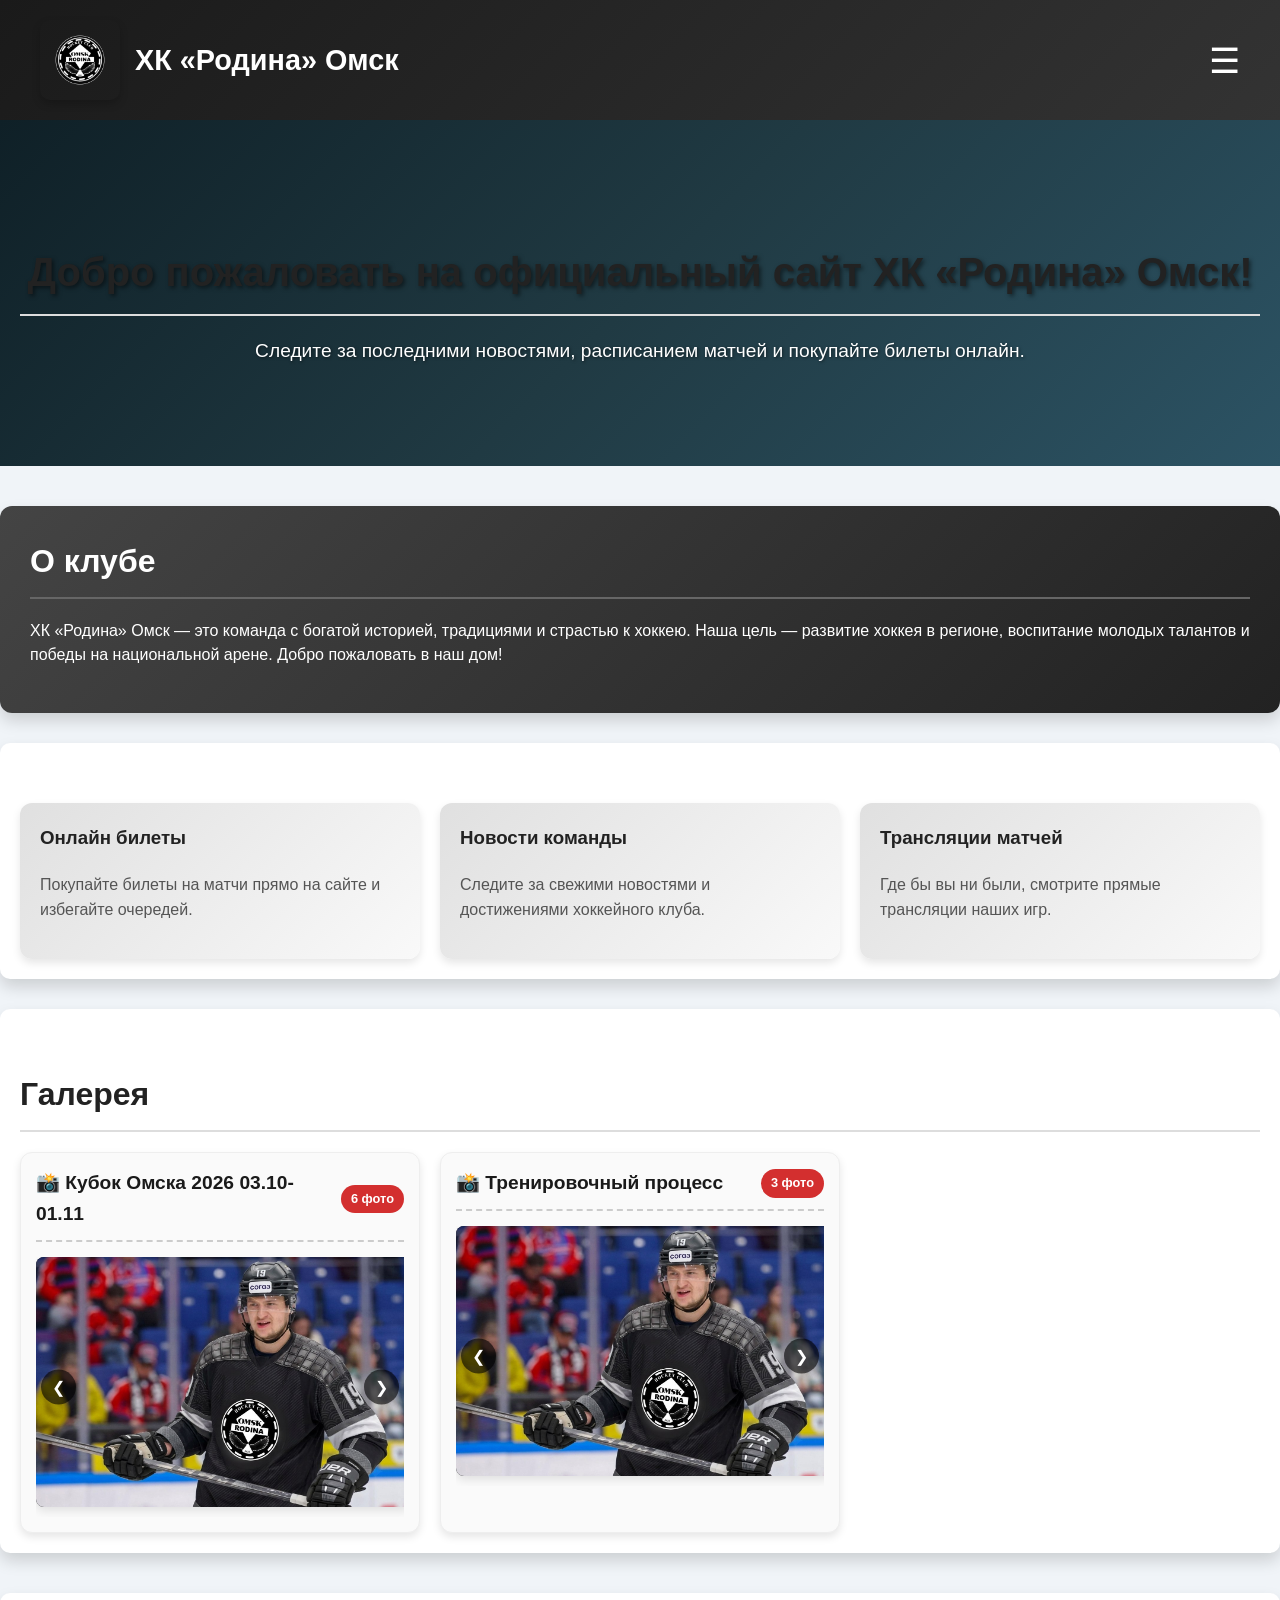
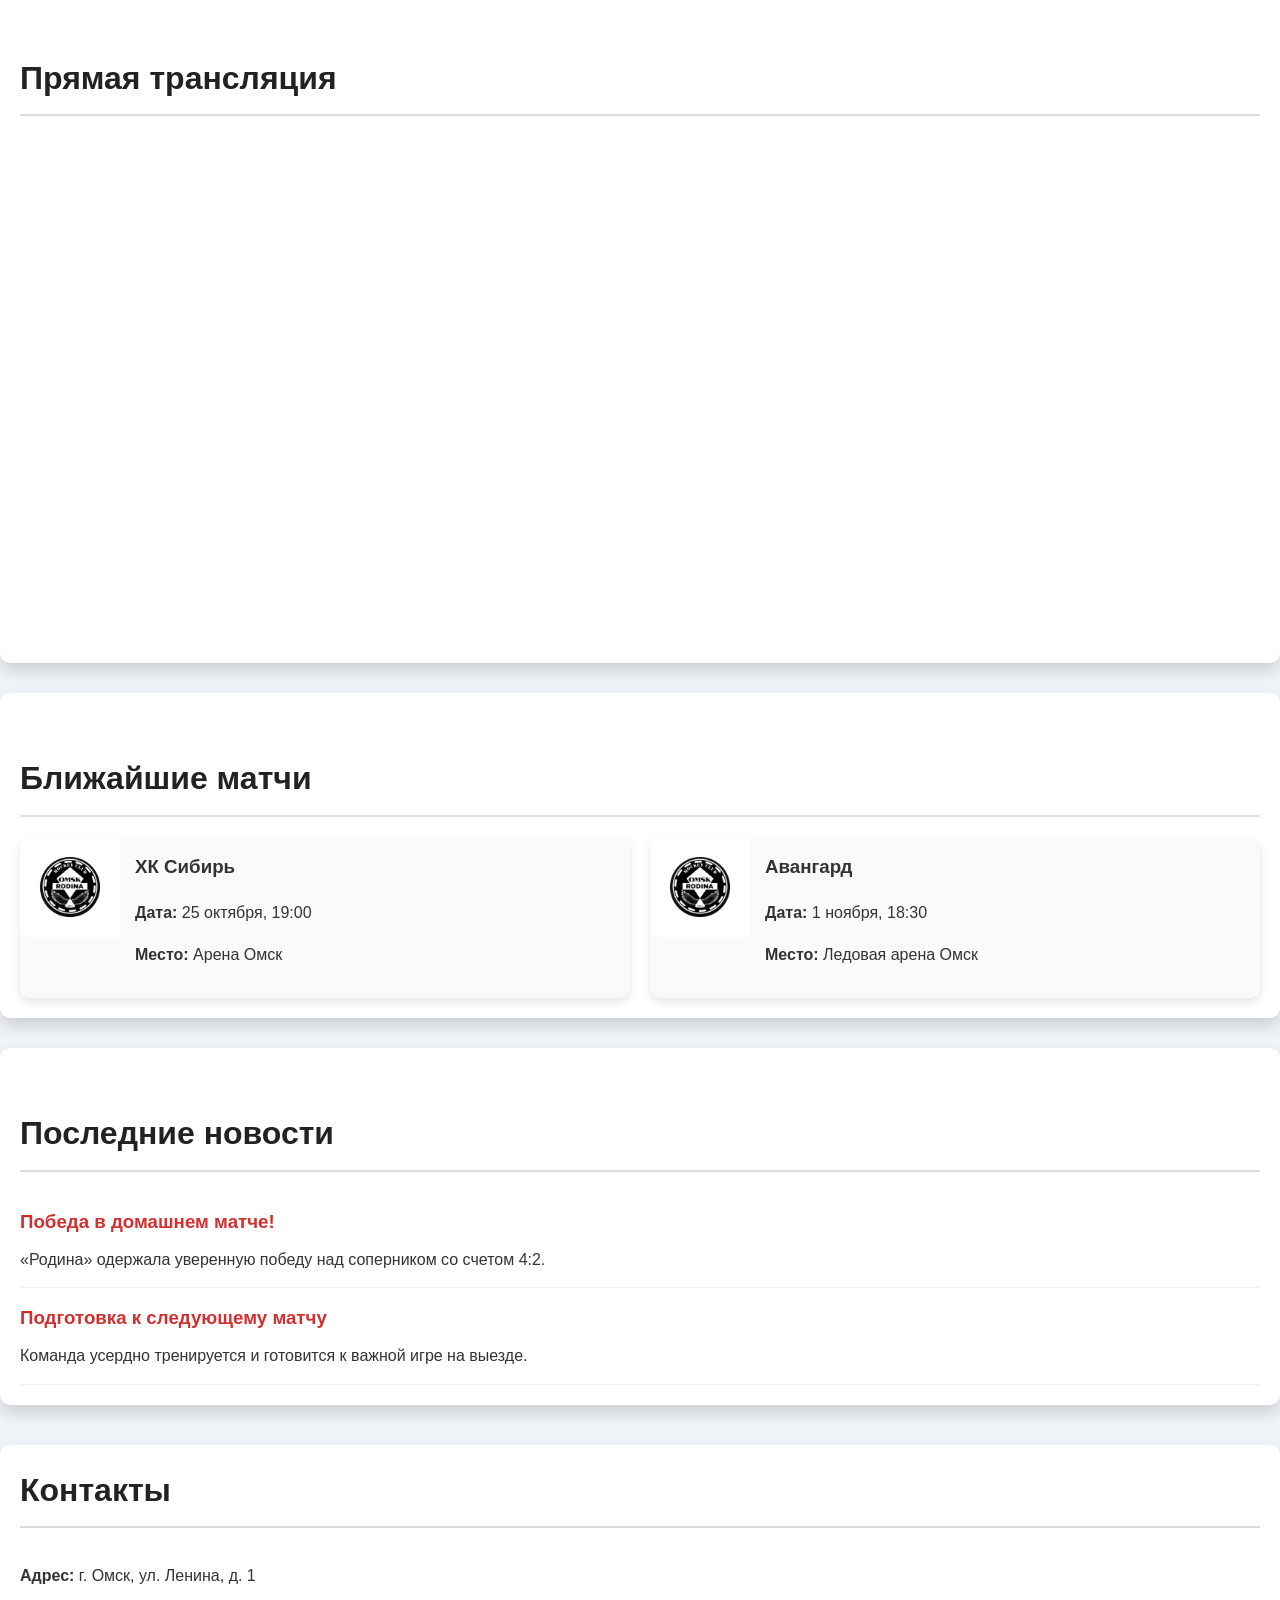
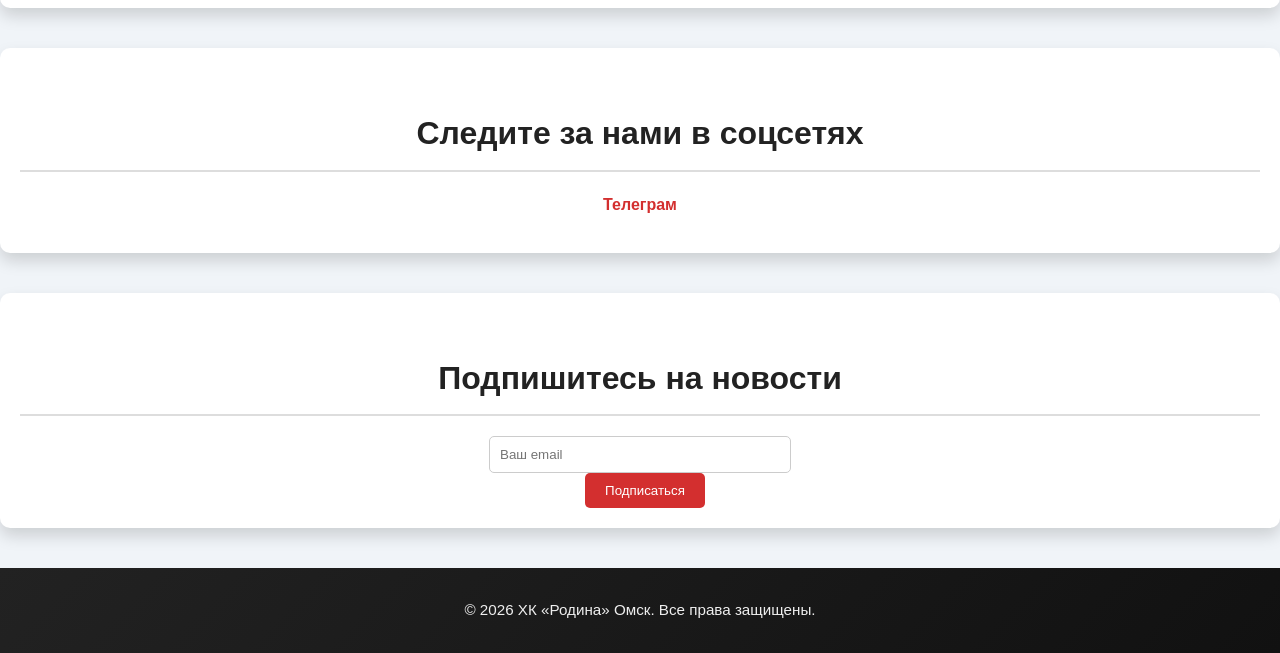
<file: index.html>
<!DOCTYPE html>
<html lang="ru">
<head>
<meta charset="UTF-8" />
<meta name="viewport" content="width=device-width, initial-scale=1.0" />
<title>ХК Родина Омск | Официальный сайт</title>
<link rel="icon" href="images/Logo.png" type="image/png">
<style>
  /* Общие стили */
  body {
    font-family: 'Helvetica Neue', Helvetica, Arial, sans-serif;
    margin: 0;
    padding: 0;
    background-color: #f0f4f8;
    color: #333;
    line-height: 1.6;
  }
  a { text-decoration: none; color: inherit; }
  a:hover { text-decoration: underline; }

  /* === ХЕДЕР И МЕНЮ (ГАМБУРГЕР) === */
  header {
    background: linear-gradient(135deg, #1a1a1a, #333);
    padding: 20px 40px;
    display: flex;
    align-items: center;
    justify-content: space-between;
    transition: background 0.3s;
    position: relative;
  }
  .header-container { display: flex; align-items: center; gap: 15px; }
  header h1 { margin: 0; font-size: 1.8em; color: #fff; }
  .header-logo {
    width: 80px; height: 80px;
    object-fit: contain;
    border-radius: 10px;
    box-shadow: 0 4px 8px rgba(0,0,0,0.2);
  }

  /* Кнопка "3 полоски" */
  .menu-btn {
    background: none; border: none; color: white;
    font-size: 2.2em; cursor: pointer; padding: 0; transition: color 0.3s;
  }
  .menu-btn:hover { color: #d32f2f; }

  /* Выпадающее меню */
  .dropdown-menu {
    display: none; position: absolute; right: 20px; top: 100%;
    background-color: #222; min-width: 180px;
    box-shadow: 0 8px 16px rgba(0,0,0,0.5);
    z-index: 1000; border-radius: 0 0 8px 8px;
    border-top: 3px solid #d32f2f; overflow: hidden;
  }
  .dropdown-menu a {
    color: white; padding: 12px 20px; text-decoration: none;
    display: block; font-weight: 600; transition: background 0.3s, padding-left 0.3s;
  }
  .dropdown-menu a:hover { background-color: #d32f2f; text-decoration: none; padding-left: 25px; }
  .dropdown-menu.show { display: block; }

  /* Баннер / Hero */
  .hero {
    background: linear-gradient(135deg, #0f2027, #203a43, #2c5364);
    padding: 80px 20px;
    color: #fff; text-align: center; position: relative; overflow: hidden;
  }
  .hero h2 { font-size: 2.5em; margin-bottom: 20px; position: relative; z-index: 1; text-shadow: 2px 2px 4px rgba(0,0,0,0.5); }
  .hero p { font-size: 1.2em; position: relative; z-index: 1; text-shadow: 1px 1px 3px rgba(0,0,0,0.5); }

  /* Основной контейнер */
  .container {
    max-width: 1280px; margin: 30px auto; padding: 20px;
    background: #fff; border-radius: 10px;
    box-shadow: 0 8px 16px rgba(0,0,0,0.15);
    transition: box-shadow 0.3s;
  }
  .container:hover { box-shadow: 0 12px 24px rgba(0,0,0,0.2); }

  /* Разделы */
  h2 {
    margin-top: 40px; margin-bottom: 20px; font-size: 2em;
    color: #222; border-bottom: 2px solid #ddd; padding-bottom: 10px;
  }
  .news-item { border-bottom: 1px solid #eee; padding: 15px 0; }
  .news-item h3 { margin: 0 0 10px; color: #d32f2f; }
  .news-item p { margin: 0; }

  /* Ближайшие матчи */
  .upcoming-matches { display: grid; grid-template-columns: repeat(auto-fit, minmax(300px, 1fr)); gap: 20px; }
  .match {
    display: flex; background: #fafafa; border-radius: 10px;
    overflow: hidden; box-shadow: 0 4px 8px rgba(0,0,0,0.1);
    transition: transform 0.3s, box-shadow 0.3s;
  }
  .match:hover { transform: translateY(-5px); box-shadow: 0 12px 20px rgba(0,0,0,0.2); }
  .match img {
    width: 100px; height: 100px; object-fit: cover;
    flex-shrink: 0; border-radius: 10px 0 0 10px; background-color: #fff;
  }
  .match-details { padding: 15px; flex: 1; }
  .match-details h3 { margin-top: 0; color: #333; }
  @media(max-width: 768px){
    .match { flex-direction: column; align-items: center; text-align: center; }
    .match img { border-radius: 10px; margin-top: 10px; }
  }

  /* Преимущества / Features */
  .features { display: flex; flex-wrap: wrap; gap: 20px; margin-top: 40px; }
  .feature {
    flex: 1 1 250px; background: linear-gradient(135deg, #e0e0e0, #f9f9f9);
    padding: 20px; border-radius: 12px; box-shadow: 0 4px 8px rgba(0,0,0,0.1);
    transition: transform 0.3s, box-shadow 0.3s;
  }
  .feature:hover { transform: translateY(-5px); box-shadow: 0 12px 20px rgba(0,0,0,0.15); }
  .feature h3 { margin-top: 0; color: #222; }
  .feature p { margin-top: 10px; color: #555; }

  /* Подвал */
  footer {
    background: linear-gradient(135deg, #222, #111);
    color: #eee; text-align: center; padding: 30px 20px;
    margin-top: 40px; font-size: 0.95em;
  }

  /* Блок "О клубе" */
  .about-club {
    margin-top: 40px; padding: 30px;
    background: linear-gradient(135deg, #444, #222);
    color: #fff; border-radius: 12px;
  }
  .about-club h2 { margin-top: 0; color: #fff; border-bottom: 2px solid #666; }
  .about-club p { line-height: 1.5; }

  /* =========================================
     ГАЛЕРЕЯ (АЛЬБОМЫ В ВИДЕ КАРТОЧЕК)
     ========================================= */
  .albums-grid {
    display: grid;
    grid-template-columns: repeat(auto-fill, minmax(400px, 1fr));
    gap: 20px;
    margin-top: 20px;
  }

  @media(max-width: 500px) {
    .albums-grid { grid-template-columns: 1fr; }
  }

  .album-card {
    background: #fafafa;
    border-radius: 12px;
    padding: 15px;
    border: 1px solid #eee;
    box-shadow: 0 4px 8px rgba(0,0,0,0.1);
    transition: transform 0.3s, box-shadow 0.3s;
    display: flex;
    flex-direction: column;
  }
  
  .album-card:hover {
    transform: translateY(-5px);
    box-shadow: 0 12px 20px rgba(0,0,0,0.15);
  }

  .album-header {
    display: flex;
    justify-content: space-between;
    align-items: center;
    margin-bottom: 15px;
    border-bottom: 2px dashed #ccc;
    padding-bottom: 10px;
  }
  
  .album-header h3 {
    margin: 0;
    font-size: 1.2em;
    color: #1a1a1a;
    display: flex;
    align-items: center;
    gap: 8px;
  }
  
  .photo-count {
    background-color: #d32f2f;
    color: white;
    padding: 4px 10px;
    border-radius: 20px;
    font-size: 0.8em;
    font-weight: bold;
    white-space: nowrap;
  }

  .gallery-wrapper { position: relative; }
  .gallery {
    display: flex; gap: 10px; overflow-x: auto; scroll-behavior: smooth;
    padding-bottom: 10px; scrollbar-width: none; -ms-overflow-style: none;
  }
  .gallery::-webkit-scrollbar { display: none; }
  
  .gallery img {
    flex: 0 0 100%; 
    height: 250px; /* Немного увеличил высоту для удобства */
    object-fit: contain; /* ФОТО БУДЕТ ВИДНО ЦЕЛИКОМ, БЕЗ ОБРЕЗКИ */
    background-color: #111; /* Темный фон для пустых полей по бокам */
    border-radius: 8px; 
    box-shadow: 0 4px 10px rgba(0,0,0,0.1);
    transition: transform 0.3s;
  }
  .gallery img:hover { transform: scale(1.02); }

  .gallery-btn {
    position: absolute; top: 50%; transform: translateY(-50%);
    background-color: rgba(0, 0, 0, 0.6); color: white; border: none;
    width: 35px; height: 35px; border-radius: 50%; font-size: 16px;
    cursor: pointer; z-index: 10; display: flex; align-items: center;
    justify-content: center; transition: background 0.3s, transform 0.2s;
  }
  .gallery-btn:hover { background-color: #d32f2f; transform: translateY(-50%) scale(1.1); }
  .gallery-btn.prev { left: 5px; }
  .gallery-btn.next { right: 5px; }

  /* Видео/Трансляции */
  .video-section { margin-top: 40px; }
  .video-section iframe { width: 100%; height: 500px; border: none; border-radius: 8px; }

  /* Контактная информация */
  .contacts { margin-top: 40px; display: flex; flex-direction: column; gap: 15px; }
  .contacts h2 { margin-top: 0; }
  .contacts p { margin: 0; }
  .contacts a { color: #d32f2f; font-weight: 600; }
</style>
</head>
<body>

<header>
  <div class="header-container">
    <img src="images/Logo.png" alt="Логотип" class="header-logo" />
    <h1>ХК «Родина» Омск</h1>
  </div>
  
  <!-- Кнопка меню -->
  <button class="menu-btn" onclick="toggleMenu(event)">&#9776;</button>

  <!-- Выпадающее меню -->
  <div class="dropdown-menu" id="dropdownMenu">
    <a href="index.html">Главная</a>
    <a href="Состав.html">Команда</a>
    <a href="Расписание.html">Расписание</a>
    <a href="#">Билеты</a>
    <a href="Новости.html">Новости</a>
    <a href="Персонал.html">Персонал</a>
  </div>
</header>

<!-- Баннер/Слайдер -->
<div class="hero">
  <h2>Добро пожаловать на официальный сайт ХК «Родина» Омск!</h2>
  <p>Следите за последними новостями, расписанием матчей и покупайте билеты онлайн.</p>
</div>

<!-- О клубе -->
<div class="container about-club">
  <h2>О клубе</h2>
  <p>ХК «Родина» Омск — это команда с богатой историей, традициями и страстью к хоккею. Наша цель — развитие хоккея в регионе, воспитание молодых талантов и победы на национальной арене. Добро пожаловать в наш дом!</p>
</div>

<!-- Особенности / преимущества -->
<div class="container">
  <div class="features">
    <div class="feature">
      <h3>Онлайн билеты</h3>
      <p>Покупайте билеты на матчи прямо на сайте и избегайте очередей.</p>
    </div>
    <div class="feature">
      <h3>Новости команды</h3>
      <p>Следите за свежими новостями и достижениями хоккейного клуба.</p>
    </div>
    <div class="feature">
      <h3>Трансляции матчей</h3>
      <p>Где бы вы ни были, смотрите прямые трансляции наших игр.</p>
    </div>
  </div>
</div>

<!-- ГАЛЕРЕЯ (СЕТКА АЛЬБОМОВ) -->
<div class="container">
  <h2>Галерея</h2>
  
  <div class="albums-grid">
    
    <!-- АЛЬБОМ 1 -->
    <div class="album-card">
      <div class="album-header">
        <h3>📸 Кубок Омска 2026 03.10-01.11</h3>
        <span class="photo-count">6 фото</span>
      </div>
      
      <div class="gallery-wrapper">
        <button class="gallery-btn prev" onclick="scrollGallery('gallery1', -1)">&#10094;</button>
        <div class="gallery" id="gallery1">
          <!-- ЗДЕСЬ ИЗМЕНЕНО РАСШИРЕНИЕ НА .jpg -->
          <img src="images/foto/foto1.jpg" alt="Фото 1" />
          <img src="images/foto/foto2.jpg" alt="Фото 2" />
          <img src="images/foto/foto3.jpg" alt="Фото 3" />
          <img src="images/foto/foto4.jpg" alt="Фото 4" />
          <img src="images/foto/foto5.jpg" alt="Фото 5" />
          <img src="images/foto/foto6.jpg" alt="Фото 6" />
        </div>
        <button class="gallery-btn next" onclick="scrollGallery('gallery1', 1)">&#10095;</button>
      </div>
    </div>

    <!-- АЛЬБОМ 2 (Пример) -->
    <div class="album-card">
      <div class="album-header">
        <h3>📸 Тренировочный процесс</h3>
        <span class="photo-count">3 фото</span>
      </div>
      
      <div class="gallery-wrapper">
        <button class="gallery-btn prev" onclick="scrollGallery('gallery2', -1)">&#10094;</button>
        <div class="gallery" id="gallery2">
          <!-- ЗДЕСЬ ТОЖЕ ИЗМЕНЕНО РАСШИРЕНИЕ НА .jpg -->
          <img src="images/foto/foto1.jpg" alt="Тренировка 1" />
          <img src="images/foto/foto2.jpg" alt="Тренировка 2" />
          <img src="images/foto/foto3.jpg" alt="Тренировка 3" />
        </div>
        <button class="gallery-btn next" onclick="scrollGallery('gallery2', 1)">&#10095;</button>
      </div>
    </div>

  </div> <!-- Конец albums-grid -->

</div>

<!-- Видео/Трансляции -->
<div class="container video-section">
  <h2>Прямая трансляция</h2>
  <iframe src="https://www.youtube.com/embed/dQw4w9WgXcQ" allowfullscreen></iframe>
</div>

<!-- Ближайшие матчи -->
<div class="container">
  <h2>Ближайшие матчи</h2>
  <div class="upcoming-matches">
    <div class="match">
      <img src="images/Logo.png" alt="Команда соперник" />
      <div class="match-details">
        <h3>ХК Сибирь</h3>
        <p><strong>Дата:</strong> 25 октября, 19:00</p>
        <p><strong>Место:</strong> Арена Омск</p>
      </div>
    </div>
    <div class="match">
      <img src="images/Logo.png" alt="Команда соперник" />
      <div class="match-details">
        <h3>Авангард</h3>
        <p><strong>Дата:</strong> 1 ноября, 18:30</p>
        <p><strong>Место:</strong> Ледовая арена Омск</p>
      </div>
    </div>
  </div>
</div>

<!-- Новости -->
<div class="container">
  <h2>Последние новости</h2>
  <div class="news-item">
    <h3>Победа в домашнем матче!</h3>
    <p>«Родина» одержала уверенную победу над соперником со счетом 4:2.</p>
  </div>
  <div class="news-item">
    <h3>Подготовка к следующему матчу</h3>
    <p>Команда усердно тренируется и готовится к важной игре на выезде.</p>
  </div>
</div>

<!-- Контакты -->
<div class="container contacts">
  <h2>Контакты</h2>
  <p><strong>Адрес:</strong> г. Омск, ул. Ленина, д. 1</p>
</div>

<!-- Соцсети -->
<div class="container" style="margin-top:40px; text-align:center;">
  <h2>Следите за нами в соцсетях</h2>
  <p>
    <a href="https://t.me/RodinaOmsk" target="_blank" style="color:#d32f2f; font-weight:600;">Телеграм</a>
  </p>
</div>

<!-- Подписка на новости -->
<div class="container" style="margin-top:40px; text-align:center;">
  <h2>Подпишитесь на новости</h2>
  <form style="max-width:400px; margin:auto;">
    <input type="email" placeholder="Ваш email" required style="width:70%; padding:10px; border-radius:5px; border:1px solid #ccc;" />
    <button type="submit" style="padding:10px 20px; border:none; border-radius:5px; background-color:#d32f2f; color:#fff; margin-left:10px;">Подписаться</button>
  </form>
</div>

<!-- Подвал -->
<footer>
  &copy; 2026 ХК «Родина» Омск. Все права защищены.
</footer>

<!-- Скрипты -->
<script>
  // Скрипт для галереи
  function scrollGallery(galleryId, direction) {
    const gallery = document.getElementById(galleryId);
    const scrollAmount = gallery.clientWidth; 
    gallery.scrollBy({
      left: direction * scrollAmount,
      behavior: 'smooth'
    });
  }

  // Скрипт для выпадающего меню
  function toggleMenu(event) {
    event.stopPropagation(); 
    document.getElementById('dropdownMenu').classList.toggle('show');
  }

  window.onclick = function(event) {
    var dropdown = document.getElementById('dropdownMenu');
    if (!event.target.matches('.menu-btn') && dropdown.classList.contains('show')) {
      dropdown.classList.remove('show');
    }
  }
</script>

</body>
</html>
</file>
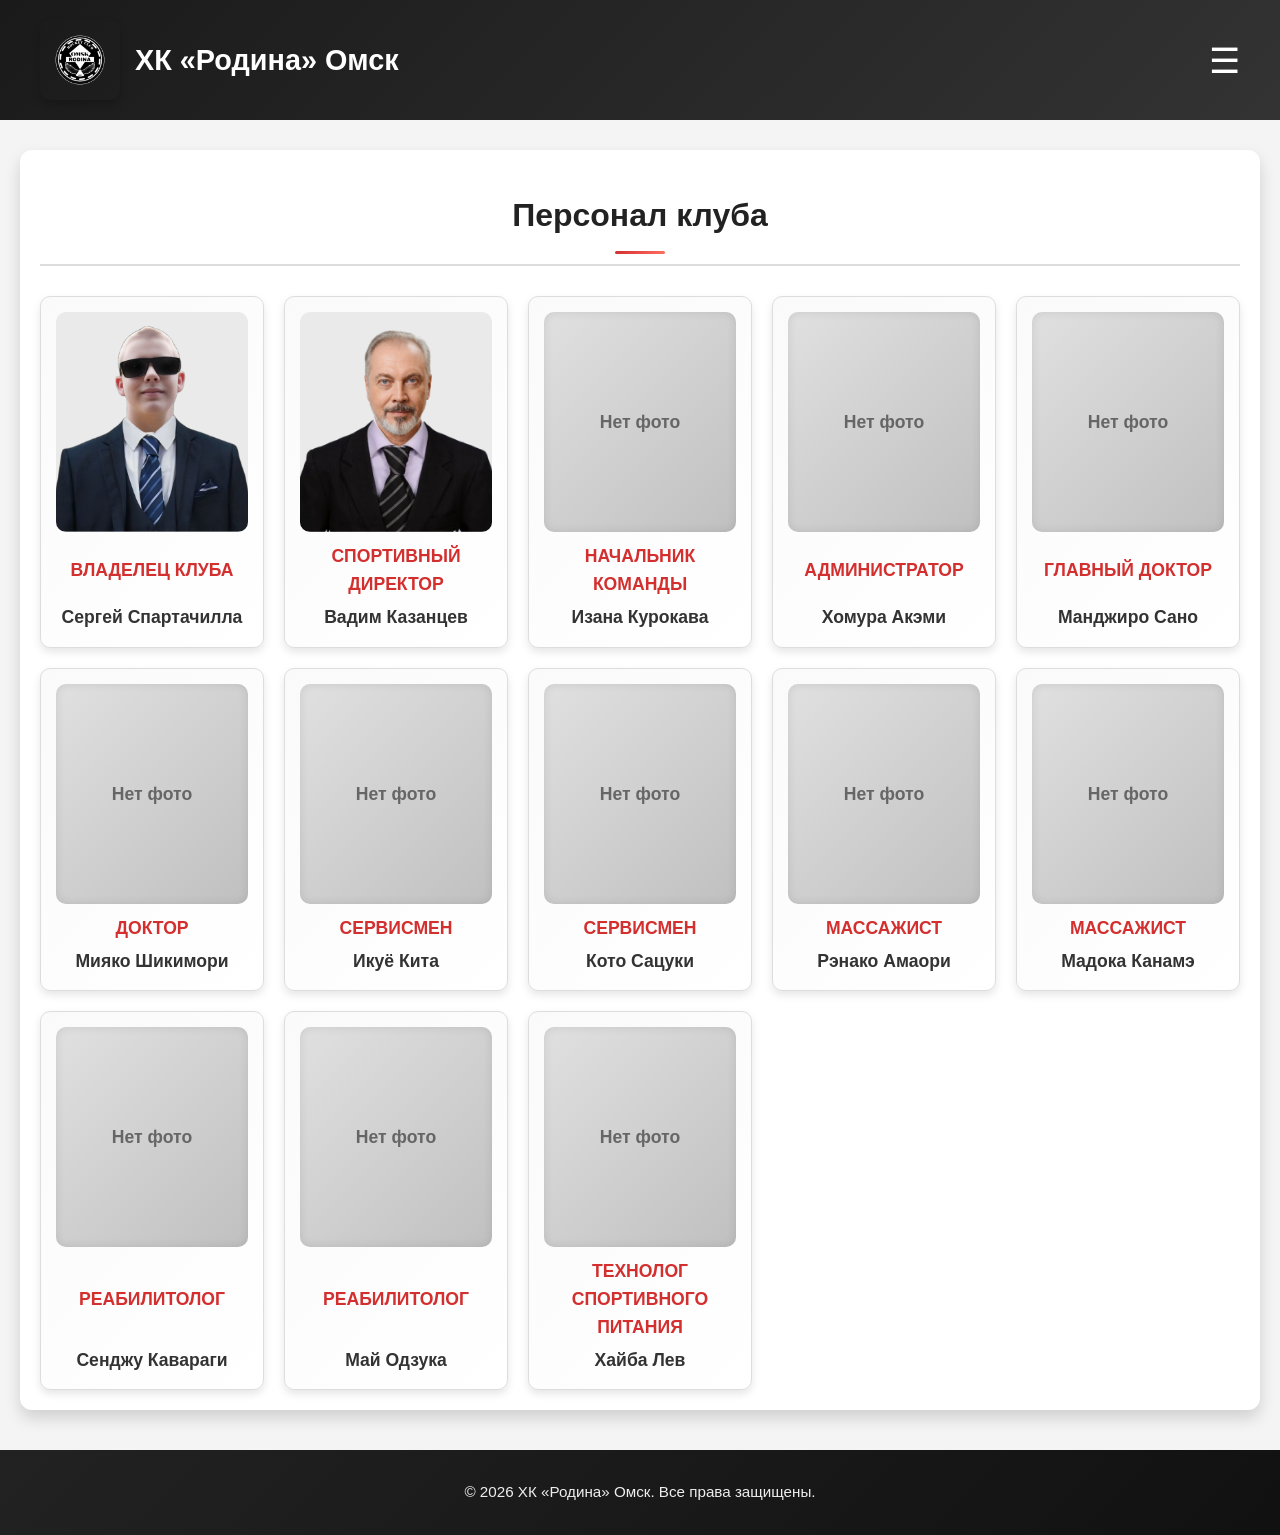
<file: Персонал.html>
<!DOCTYPE html>
<html lang="ru">
<head>
<meta charset="UTF-8" />
<meta name="viewport" content="width=device-width, initial-scale=1.0" />
<title>Персонал клуба | ХК Родина Омск</title>
<link rel="icon" href="images/Logo.png" type="image/png">
<style>
  /* Общие стили */
  body {
    font-family: 'Helvetica Neue', Helvetica, Arial, sans-serif;
    margin: 0;
    padding: 0;
    background-color: #f4f4f4;
    line-height: 1.6;
    color: #333;
  }
  a { text-decoration: none; color: inherit; }
  a:hover { text-decoration: underline; }

  /* === ХЕДЕР И МЕНЮ (ГАМБУРГЕР) === */
  header {
    background: linear-gradient(135deg, #1a1a1a, #333);
    padding: 20px 40px;
    display: flex;
    align-items: center;
    justify-content: space-between;
    transition: background 0.3s;
    position: relative;
  }
  .header-container { display: flex; align-items: center; gap: 15px; }
  header h1 { margin: 0; font-size: 1.8em; color: #fff; }
  .header-logo {
    width: 80px; height: 80px;
    object-fit: contain; border-radius: 10px;
    box-shadow: 0 4px 8px rgba(0,0,0,0.2);
    transition: transform 0.3s;
  }
  .header-logo:hover { transform: scale(1.05); }

  /* Кнопка "3 полоски" */
  .menu-btn {
    background: none; border: none; color: white;
    font-size: 2.2em; cursor: pointer; padding: 0; transition: color 0.3s;
  }
  .menu-btn:hover { color: #d32f2f; }

  /* Выпадающее меню */
  .dropdown-menu {
    display: none; position: absolute; right: 20px; top: 100%;
    background-color: #222; min-width: 180px;
    box-shadow: 0 8px 16px rgba(0,0,0,0.5);
    z-index: 1000; border-radius: 0 0 8px 8px;
    border-top: 3px solid #d32f2f; overflow: hidden;
  }
  .dropdown-menu a {
    color: white; padding: 12px 20px; text-decoration: none;
    display: block; font-weight: 600; transition: background 0.3s, padding-left 0.3s;
  }
  .dropdown-menu a:hover { background-color: #d32f2f; padding-left: 25px; }
  .dropdown-menu.show { display: block; }

  /* Основной контейнер */
  .container {
    max-width: 1200px; margin: 30px auto; padding: 20px;
    background: #fff; border-radius: 12px;
    box-shadow: 0 8px 16px rgba(0,0,0,0.15);
  }
  .container:hover { box-shadow: 0 12px 24px rgba(0,0,0,0.2); }

  /* Заголовки */
  h2 {
    margin-top: 20px; margin-bottom: 30px; font-size: 2em;
    color: #222; border-bottom: 2px solid #ddd; padding-bottom: 10px;
    text-align: center;
  }
  h2::after {
    content: ""; display: block; width: 50px; height: 3px;
    background: linear-gradient(135deg, #d32f2f, #ff6f61);
    margin-top: 10px; border-radius: 2px;
    margin-left: auto; margin-right: auto;
  }

  /* Сетка карточек */
  .player-grid {
    display: grid;
    grid-template-columns: repeat(auto-fill, minmax(220px, 1fr)); 
    gap: 20px;
  }

  /* Карточки сотрудников */
  .player-link {
    display: block; text-decoration: none; color: inherit;
  }
  .player-card {
    border: 1px solid #ddd; padding: 15px; text-align: center;
    border-radius: 10px; background: linear-gradient(135deg, #fafafa, #fff);
    box-shadow: 0 4px 8px rgba(0,0,0,0.1);
    transition: transform 0.3s, box-shadow 0.3s;
    height: 100%; display: flex; flex-direction: column; align-items: center; justify-content: space-between;
    box-sizing: border-box;
  }
  .player-card:hover {
    transform: translateY(-5px); box-shadow: 0 12px 20px rgba(0,0,0,0.2);
  }
  
  /* Заглушка для карточек без фото */
  .no-photo-placeholder {
    width: 100%; height: 220px; 
    background: linear-gradient(135deg, #e0e0e0, #c0c0c0);
    display: flex; align-items: center; justify-content: center;
    border-radius: 10px; margin-bottom: 10px;
    color: #666; font-weight: bold; font-size: 1.1em;
    box-shadow: inset 0 0 10px rgba(0,0,0,0.1);
  }

  .number {
    font-size: 1.1em; font-weight: bold; color: #d32f2f;
    margin-bottom: 5px; text-transform: uppercase;
  }
  .player-card h3 {
    margin: 0; font-size: 1.1em; color: #333;
  }
  .player-card img {
    width: 100%; 
    height: 220px; 
    object-fit: cover;
    object-position: center 15%;
    border-radius: 10px; 
    margin-bottom: 10px;
    transition: transform 0.3s;
    background-color: #eaeaea;
  }

  /* Подвал */
  footer {
    background: linear-gradient(135deg, #222, #111);
    color: #eee; text-align: center; padding: 30px 20px;
    margin-top: 40px; font-size: 0.95em;
  }

  @media(max-width: 768px){
    header { flex-direction: row; padding: 15px 20px; }
    header h1 { font-size: 1.3em; }
    .header-logo { width: 50px; height: 50px; }
    .dropdown-menu { right: 10px; }
  }
</style>
</head>
<body>

<header>
  <div class="header-container">
    <img src="images/Logo.png" alt="Логотип" class="header-logo" />
    <h1>ХК «Родина» Омск</h1>
  </div>
  
  <!-- Кнопка меню -->
  <button class="menu-btn" onclick="toggleMenu(event)">&#9776;</button>

  <!-- Выпадающее меню -->
  <div class="dropdown-menu" id="dropdownMenu">
    <a href="index.html">Главная</a>
    <a href="Состав.html">Команда</a>
    <a href="Расписание.html">Расписание</a>
    <a href="#">Билеты</a>
    <a href="Новости.html">Новости</a>
    <a href="Контакты.html">Сотрудники</a>
  </div>
</header>

<div class="container">
  
  <!-- Единая секция с персоналом -->
  <section>
    <h2>Персонал клуба</h2>
    <div class="player-grid">
      
      <!-- 1. Владелец клуба -->
      <div class="player-card">
        <img src="images/Sparta.png" alt="Сергей Спартачилла" />
        <div class="number">Владелец клуба</div>
        <h3>Сергей Спартачилла</h3>
      </div>

      <!-- 2. Спортивный директор -->
      <div class="player-card">
        <img src="images/Kazantsev.png" alt="Вадим Казанцев" />
        <div class="number">Спортивный директор</div>
        <h3>Вадим Казанцев</h3>
      </div>

      <!-- 3. Начальник команды -->
      <div class="player-card">
        <div class="no-photo-placeholder">Нет фото</div>
        <div class="number">Начальник команды</div>
        <h3>Изана Курокава</h3>
      </div>

      <!-- 4. Администратор -->
      <div class="player-card">
        <div class="no-photo-placeholder">Нет фото</div>
        <div class="number">Администратор</div>
        <h3>Хомура Акэми</h3>
      </div>

      <!-- 5. Главный доктор -->
      <div class="player-card">
        <div class="no-photo-placeholder">Нет фото</div>
        <div class="number">Главный доктор</div>
        <h3>Манджиро Сано</h3>
      </div>

      <!-- 6. Доктор -->
      <div class="player-card">
        <div class="no-photo-placeholder">Нет фото</div>
        <div class="number">Доктор</div>
        <h3>Мияко Шикимори</h3>
      </div>

      <!-- 7. Сервисмен (1) -->
      <div class="player-card">
        <div class="no-photo-placeholder">Нет фото</div>
        <div class="number">Сервисмен</div>
        <h3>Икуё Кита</h3>
      </div>

      <!-- 8. Сервисмен (2) -->
      <div class="player-card">
        <div class="no-photo-placeholder">Нет фото</div>
        <div class="number">Сервисмен</div>
        <h3>Кото Сацуки</h3>
      </div>

      <!-- 9. Массажист (1) -->
      <div class="player-card">
        <div class="no-photo-placeholder">Нет фото</div>
        <div class="number">Массажист</div>
        <h3>Рэнако Амаори</h3>
      </div>

      <!-- 10. Массажист (2) -->
      <div class="player-card">
        <div class="no-photo-placeholder">Нет фото</div>
        <div class="number">Массажист</div>
        <h3>Мадока Канамэ</h3>
      </div>

      <!-- 11. Реабилитолог (1) -->
      <div class="player-card">
        <div class="no-photo-placeholder">Нет фото</div>
        <div class="number">Реабилитолог</div>
        <h3>Сенджу Кавараги</h3>
      </div>

      <!-- 12. Реабилитолог (2) -->
      <div class="player-card">
        <div class="no-photo-placeholder">Нет фото</div>
        <div class="number">Реабилитолог</div>
        <h3>Май Одзука</h3>
      </div>

      <!-- 13. Технолог спортивного питания -->
      <div class="player-card">
        <div class="no-photo-placeholder">Нет фото</div>
        <div class="number">Технолог спортивного питания</div>
        <h3>Хайба Лев</h3>
      </div>

    </div>
  </section>

</div>

<!-- Подвал -->
<footer>
  &copy; 2026 ХК «Родина» Омск. Все права защищены.
</footer>

<!-- Скрипт для меню -->
<script>
  function toggleMenu(event) {
    event.stopPropagation(); 
    document.getElementById('dropdownMenu').classList.toggle('show');
  }

  window.onclick = function(event) {
    var dropdown = document.getElementById('dropdownMenu');
    if (!event.target.matches('.menu-btn') && dropdown.classList.contains('show')) {
      dropdown.classList.remove('show');
    }
  }
</script>

</body>
</html>
</file>
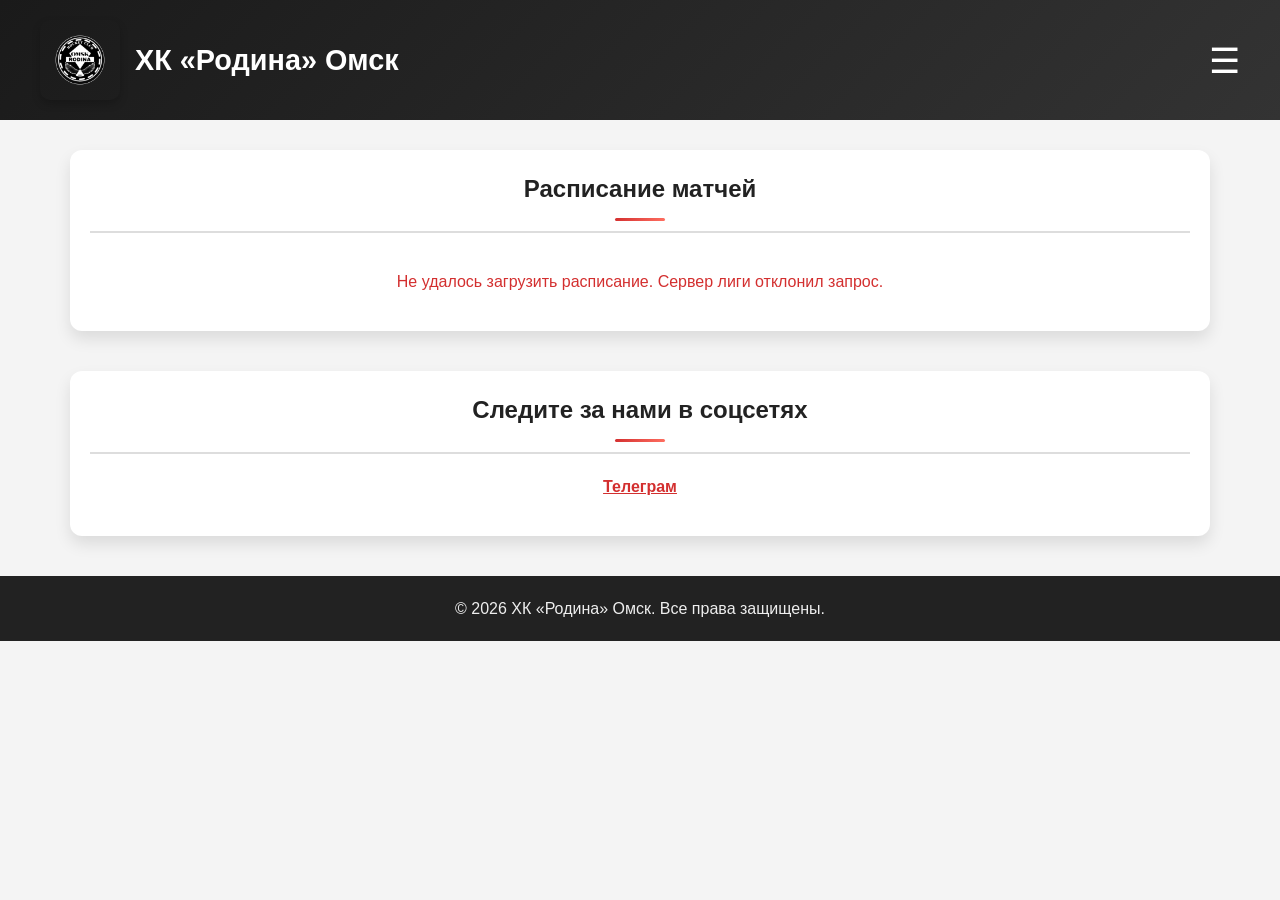
<file: Расписание.html>
<!DOCTYPE html>
<html lang="ru">
<head>
<meta charset="UTF-8" />
<meta name="viewport" content="width=device-width, initial-scale=1.0" />
<title>Расписание - ХК Родина Омск</title>
<link rel="icon" href="images/Logo.png" type="image/png">
<style>
  /* === БАЗОВЫЕ СТИЛИ И ХЕДЕР === */
  body { font-family: 'Helvetica Neue', Helvetica, Arial, sans-serif; margin: 0; padding: 0; background-color: #f4f4f4; color: #333; line-height: 1.6; }
  header { background: linear-gradient(135deg, #1a1a1a, #333); padding: 20px 40px; display: flex; align-items: center; justify-content: space-between; position: relative; }
  .header-container { display: flex; align-items: center; gap: 15px; }
  header h1 { margin: 0; font-size: 1.8em; color: #fff; }
  .header-logo { width: 80px; height: 80px; object-fit: contain; border-radius: 10px; box-shadow: 0 4px 8px rgba(0,0,0,0.2); }
  
  /* Кнопка меню (гамбургер) */
  .menu-btn { background: none; border: none; color: white; font-size: 2.2em; cursor: pointer; padding: 0; transition: color 0.3s; }
  .menu-btn:hover { color: #d32f2f; }
  .dropdown-menu { display: none; position: absolute; right: 20px; top: 100%; background-color: #222; min-width: 180px; box-shadow: 0 8px 16px rgba(0,0,0,0.5); z-index: 1000; border-radius: 0 0 8px 8px; border-top: 3px solid #d32f2f; overflow: hidden; }
  .dropdown-menu a { color: white; padding: 12px 20px; text-decoration: none; display: block; font-weight: 600; transition: background 0.3s, padding-left 0.3s; }
  .dropdown-menu a:hover { background-color: #d32f2f; padding-left: 25px; }
  .dropdown-menu.show { display: block; }

  /* === КОНТЕЙНЕР И ЗАГОЛОВКИ === */
  .container { max-width: 1100px; margin: 30px auto; padding: 20px; background: #fff; border-radius: 12px; box-shadow: 0 8px 16px rgba(0,0,0,0.1); }
  h2 { margin-top: 0; color: #222; border-bottom: 2px solid #ddd; padding-bottom: 10px; text-align: center; }
  h2::after { content: ""; display: block; width: 50px; height: 3px; background: linear-gradient(135deg, #d32f2f, #ff6f61); margin: 10px auto 0; border-radius: 2px; }

  /* === СТИЛИ ДЛЯ МАТЧЕЙ === */
  .match-list { display: flex; flex-direction: column; gap: 15px; margin-top: 20px; }
  .match-card { display: flex; align-items: center; background: #fafafa; border: 1px solid #eee; border-radius: 12px; padding: 15px 20px; box-shadow: 0 4px 8px rgba(0,0,0,0.05); transition: transform 0.2s; }
  .match-card:hover { transform: translateY(-2px); box-shadow: 0 8px 16px rgba(0,0,0,0.1); }

  /* Логотипы в круглых рамках */
  .logo-circle { width: 60px; height: 60px; border-radius: 50%; background-color: #ddd; border: 2px solid #fff; box-shadow: 0 2px 5px rgba(0,0,0,0.2); display: flex; align-items: center; justify-content: center; overflow: hidden; flex-shrink: 0; }
  .logo-circle img { width: 100%; height: 100%; object-fit: cover; }
  .logo-circle span { font-size: 0.7em; color: #666; text-align: center; padding: 5px; }

  /* Информация о командах и счете */
  .match-info { display: flex; align-items: center; gap: 15px; flex: 1; }
  .team-name { font-weight: bold; font-size: 1.1em; }
  .score-board { font-size: 1.5em; font-weight: bold; color: #222; background: #fff; padding: 5px 15px; border-radius: 8px; border: 1px solid #ddd; }
  .score-board .ot-badge { font-size: 0.5em; vertical-align: super; color: #d32f2f; margin-left: 5px; }
  
  /* Дата и номер матча */
  .match-meta { display: flex; flex-direction: column; align-items: flex-end; font-size: 0.9em; color: #555; margin-left: 20px; }
  .match-number { font-weight: bold; color: #d32f2f; }
  .match-date { white-space: nowrap; }

  /* Подпись арены */
  .arena-label { font-size: 0.8em; color: #888; margin-top: 5px; text-align: center; width: 100%; }

  /* Адаптивность */
  @media (max-width: 768px) {
    .match-card { flex-direction: column; align-items: flex-start; gap: 10px; }
    .match-meta { align-items: flex-start; margin-left: 0; }
    .match-info { width: 100%; justify-content: space-between; }
  }
</style>
</head>
<body>

<header>
  <div class="header-container">
    <img src="images/Logo.png" alt="Логотип" class="header-logo" />
    <h1>ХК «Родина» Омск</h1>
  </div>
  <button class="menu-btn" onclick="toggleMenu(event)">&#9776;</button>
  <div class="dropdown-menu" id="dropdownMenu">
    <a href="index.html">Главная</a>
    <a href="Состав.html">Команда</a>
    <a href="Расписание.html">Расписание</a>
    <a href="#">Билеты</a>
    <a href="Новости.html">Новости</a>
    <a href="Персонал.html">Персонал</a>
  </div>
</header>

<div class="container">
  <h2>Расписание матчей</h2>
  <div id="schedule-container" class="match-list">
    <p style="text-align: center; color: #777;">Загрузка расписания с сервера лиги...</p>
  </div>
</div>

<div class="container" style="margin-top:40px; text-align:center;">
  <h2>Следите за нами в соцсетях</h2>
  <p><a href="https://t.me/RodinaOmsk" target="_blank" style="color:#d32f2f; font-weight:600;">Телеграм</a></p>
</div>

<footer style="background: #222; color: #eee; text-align: center; padding: 20px; margin-top: 40px;">
  &copy; 2026 ХК «Родина» Омск. Все права защищены.
</footer>

<script>
  // === ЛОГИКА МЕНЮ ===
  function toggleMenu(event) {
    event.stopPropagation();
    document.getElementById('dropdownMenu').classList.toggle('show');
  }
  window.onclick = function(event) {
    var dropdown = document.getElementById('dropdownMenu');
    if (!event.target.matches('.menu-btn') && dropdown.classList.contains('show')) {
      dropdown.classList.remove('show');
    }
  }

  // === ПОЛУЧЕНИЕ ДАННЫХ ЧЕРЕЗ ПРОКСИ ===
  async function fetchSchedule() {
    const container = document.getElementById("schedule-container");
    // Мы используем прокси allorigins, чтобы обойти блокировку CORS
    // Внимание: URL ниже взят с потолка для примера. Нам нужно найти реальный API эндпоинт!
    const targetUrl = "https://challenge.place/api/v1/stages/68ea54bb7acb128162131d02/matches"; 
    const proxyUrl = `https://api.allorigins.win/get?url=${encodeURIComponent(targetUrl)}`;

    try {
      const response = await fetch(proxyUrl);
      const proxyData = await response.json();
      
      // Прокси возвращает данные в виде строки в поле contents
      const data = JSON.parse(proxyData.contents);
      
      console.log("Данные от сервера:", data); // Для отладки (F12 -> Консоль)
      
      if (data && data.matches) {
         renderMatches(data.matches);
      } else {
         // Если структура другая, выведем ошибку
         container.innerHTML = `<p style="text-align: center; color: #d32f2f;">Данные получены, но структура не распознана. Проверьте консоль.</p>`;
      }
      
    } catch (error) {
      console.error("Ошибка:", error);
      container.innerHTML = `<p style="text-align: center; color: #d32f2f;">Не удалось загрузить расписание. Сервер лиги отклонил запрос.</p>`;
    }
  }

  // Функция отрисовки (оставил как была, она верная)
  function renderMatches(matches) {
    const container = document.getElementById("schedule-container");
    container.innerHTML = ""; 

    // Простая сортировка
    matches.sort((a, b) => new Date(a.date) - new Date(b.date));

    let matchCounter = 0; 
    const MY_TEAM_NAME = "Родина";

    matches.forEach(match => {
      // Упрощенная проверка на участие
      const homeName = match.homeTeam?.name || "Хозяева";
      const awayName = match.awayTeam?.name || "Гости";
      
      if (!homeName.includes(MY_TEAM_NAME) && !awayName.includes(MY_TEAM_NAME)) return;

      matchCounter++;
      
      let scoreText = "— : —";
      let otBadge = "";
      
      if (match.score) {
        scoreText = `${match.score.home} : ${match.score.away}`;
        if (match.overtime) otBadge = `<span class="ot-badge">ОТ</span>`;
        if (match.shootout) otBadge = `<span class="ot-badge">Б</span>`;
      }

      const dateStr = match.date ? new Date(match.date).toLocaleDateString('ru-RU') : "Дата неизвестна";
      const arena = homeName.includes(MY_TEAM_NAME) ? "Родина-Лёд" : "Арена соперника";

      const card = document.createElement("div");
      card.className = "match-card";
      card.innerHTML = `
        <div class="match-info">
          <div class="logo-circle"><span>${homeName.substring(0,2)}</span></div>
          <span class="team-name">${homeName}</span>
          <div class="score-board">${scoreText} ${otBadge}</div>
          <span class="team-name">${awayName}</span>
          <div class="logo-circle"><span>${awayName.substring(0,2)}</span></div>
        </div>
        <div class="match-meta">
          <span class="match-number">Матч №${matchCounter}</span>
          <span class="match-date">${dateStr}</span>
          <div class="arena-label">${arena}</div>
        </div>
      `;
      container.appendChild(card);
    });

    if (matchCounter === 0) {
       container.innerHTML = `<p style="text-align: center; color: #777;">Матчей не найдено.</p>`;
    }
  }

  // Запускаем загрузку при открытии страницы
  document.addEventListener("DOMContentLoaded", fetchSchedule);

</script>

</body>
</html>
</file>
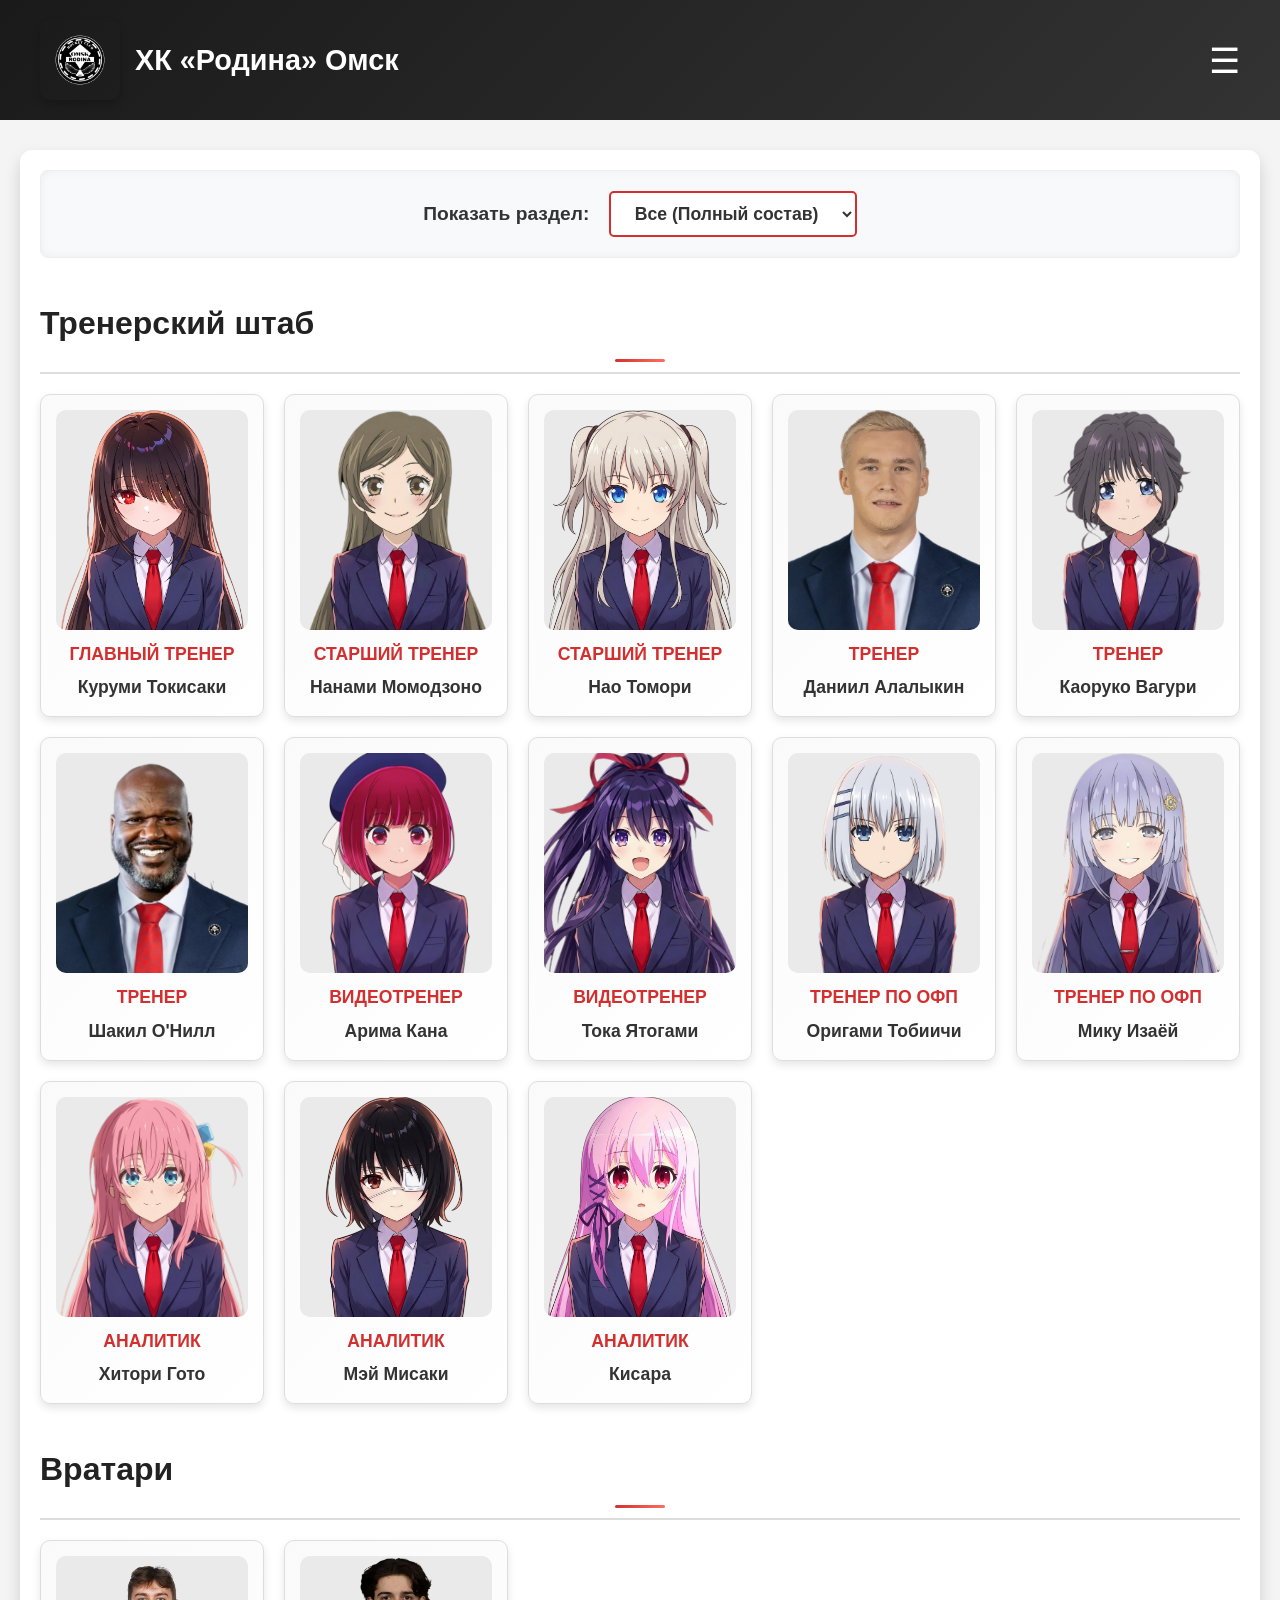
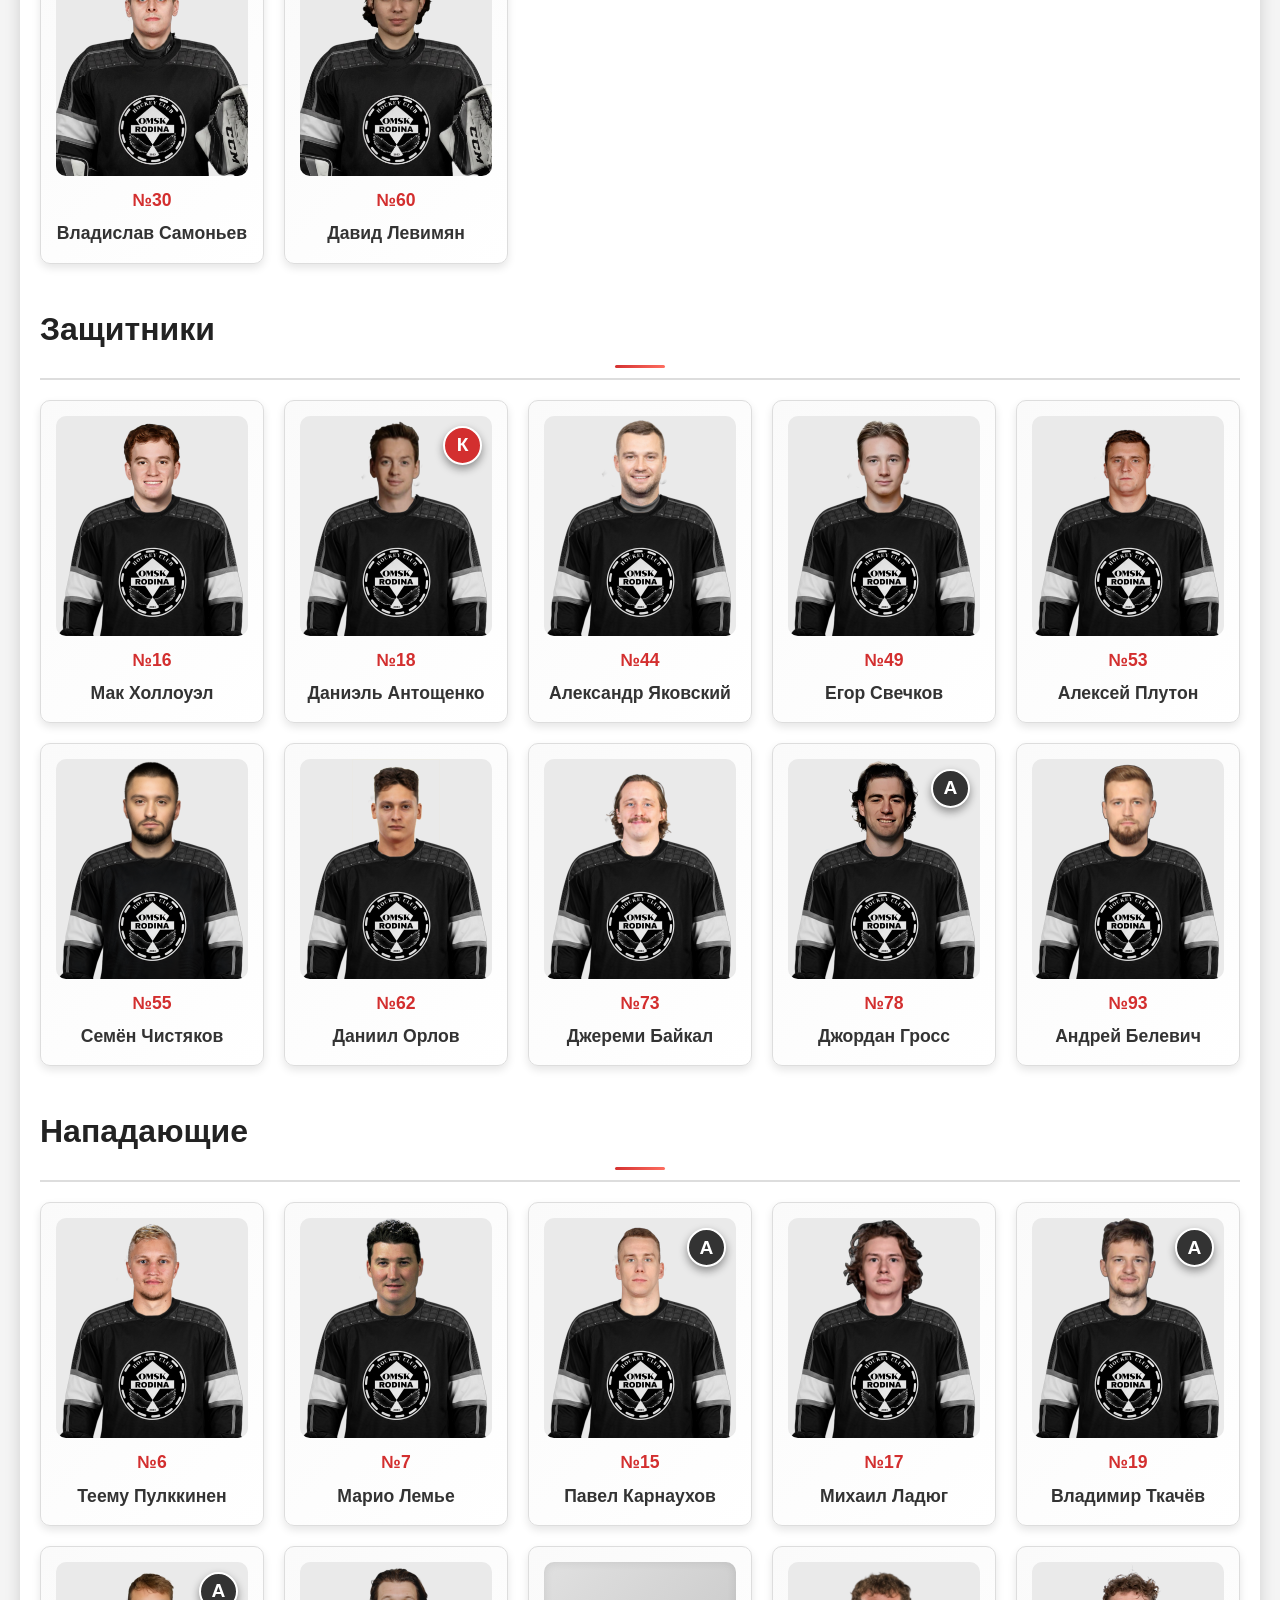
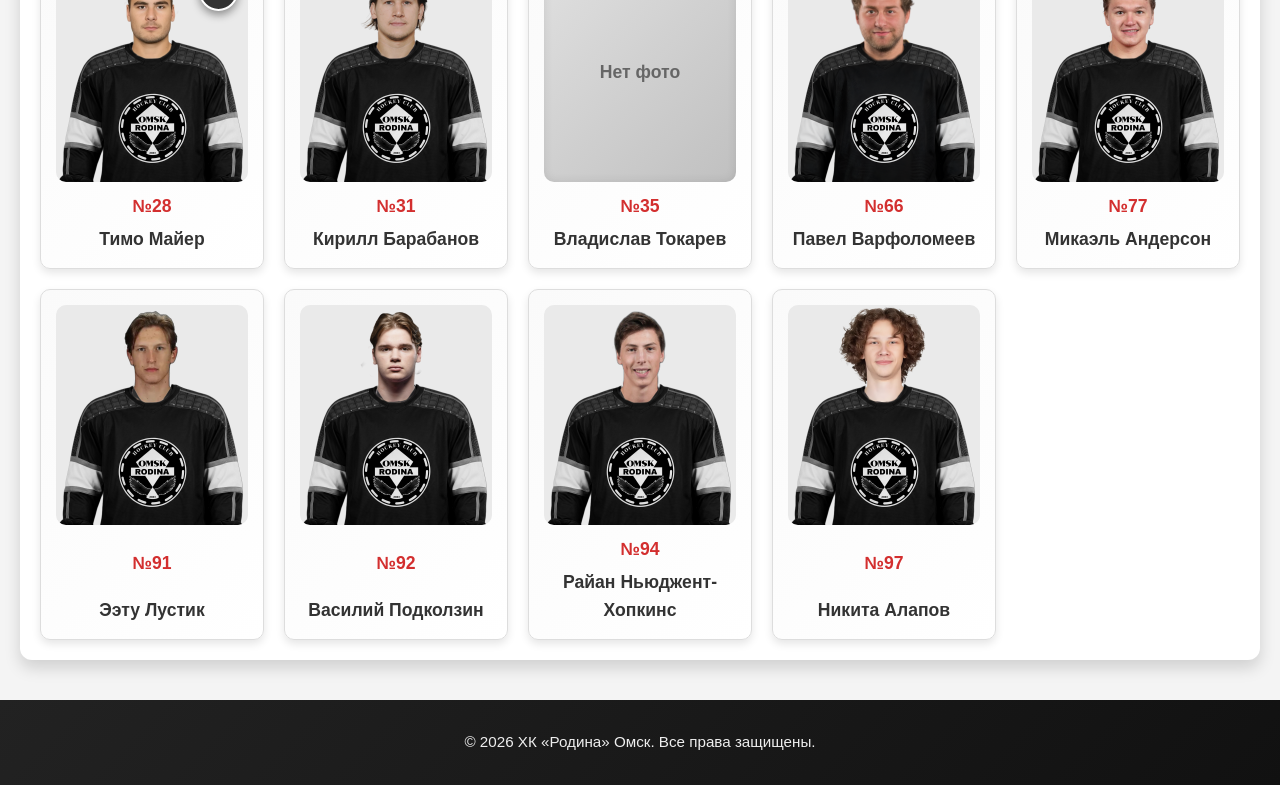
<file: Состав.html>
<!DOCTYPE html>
<html lang="ru">
<head>
<meta charset="UTF-8" />
<meta name="viewport" content="width=device-width, initial-scale=1.0" />
<title>Состав команды | ХК Родина Омск</title>
<link rel="icon" href="images/Logo.png" type="image/png">
<style>
  /* Общие стили */
  body {
    font-family: 'Helvetica Neue', Helvetica, Arial, sans-serif;
    margin: 0;
    padding: 0;
    background-color: #f4f4f4;
    line-height: 1.6;
    color: #333;
  }
  a { text-decoration: none; color: inherit; }
  a:hover { text-decoration: underline; }

  /* === ХЕДЕР И МЕНЮ (ГАМБУРГЕР) === */
  header {
    background: linear-gradient(135deg, #1a1a1a, #333);
    padding: 20px 40px;
    display: flex;
    align-items: center;
    justify-content: space-between;
    transition: background 0.3s;
    position: relative;
  }
  .header-container { display: flex; align-items: center; gap: 15px; }
  header h1 { margin: 0; font-size: 1.8em; color: #fff; }
  .header-logo {
    width: 80px; height: 80px;
    object-fit: contain; border-radius: 10px;
    box-shadow: 0 4px 8px rgba(0,0,0,0.2);
    transition: transform 0.3s;
  }
  .header-logo:hover { transform: scale(1.05); }

  /* Кнопка "3 полоски" */
  .menu-btn {
    background: none; border: none; color: white;
    font-size: 2.2em; cursor: pointer; padding: 0; transition: color 0.3s;
  }
  .menu-btn:hover { color: #d32f2f; }

  /* Выпадающее меню */
  .dropdown-menu {
    display: none; position: absolute; right: 20px; top: 100%;
    background-color: #222; min-width: 180px;
    box-shadow: 0 8px 16px rgba(0,0,0,0.5);
    z-index: 1000; border-radius: 0 0 8px 8px;
    border-top: 3px solid #d32f2f; overflow: hidden;
  }
  .dropdown-menu a {
    color: white; padding: 12px 20px; text-decoration: none;
    display: block; font-weight: 600; transition: background 0.3s, padding-left 0.3s;
  }
  .dropdown-menu a:hover { background-color: #d32f2f; padding-left: 25px; }
  .dropdown-menu.show { display: block; }

  /* Основной контейнер */
  .container {
    max-width: 1200px; margin: 30px auto; padding: 20px;
    background: #fff; border-radius: 12px;
    box-shadow: 0 8px 16px rgba(0,0,0,0.15);
  }
  .container:hover { box-shadow: 0 12px 24px rgba(0,0,0,0.2); }

  /* === ФИЛЬТР (ШТОРКА) === */
  .filter-container {
    text-align: center;
    margin-bottom: 30px;
    background: #f8f9fa;
    padding: 20px;
    border-radius: 8px;
    box-shadow: inset 0 0 10px rgba(0,0,0,0.05);
    border: 1px solid #eee;
  }
  .filter-container label {
    font-size: 1.2em;
    font-weight: bold;
    margin-right: 15px;
    color: #333;
  }
  .filter-container select {
    padding: 10px 20px;
    font-size: 1.1em;
    border: 2px solid #d32f2f;
    border-radius: 5px;
    background-color: #fff;
    color: #333;
    cursor: pointer;
    outline: none;
    font-weight: 600;
    font-family: inherit;
    transition: box-shadow 0.3s, background 0.3s;
  }
  .filter-container select:hover {
    background-color: #fff5f5;
  }
  .filter-container select:focus {
    box-shadow: 0 0 8px rgba(211, 47, 47, 0.5);
  }

  /* Класс для скрытия разделов */
  .hidden {
    display: none !important;
  }

  /* Заголовки */
  h2 {
    margin-top: 40px; margin-bottom: 20px; font-size: 2em;
    color: #222; border-bottom: 2px solid #ddd; padding-bottom: 10px;
  }
  h2::after {
    content: ""; display: block; width: 50px; height: 3px;
    background: linear-gradient(135deg, #d32f2f, #ff6f61);
    margin-top: 10px; border-radius: 2px;
    margin-left: auto; margin-right: auto;
  }

  /* Сетка карточек */
  .player-grid {
    display: grid;
    grid-template-columns: repeat(auto-fill, minmax(220px, 1fr)); 
    gap: 20px;
  }

  /* Карточки игроков */
  .player-link {
    display: block; text-decoration: none; color: inherit;
  }
  .player-card {
    border: 1px solid #ddd; padding: 15px; text-align: center;
    border-radius: 10px; background: linear-gradient(135deg, #fafafa, #fff);
    box-shadow: 0 4px 8px rgba(0,0,0,0.1);
    transition: transform 0.3s, box-shadow 0.3s;
    height: 100%; display: flex; flex-direction: column; align-items: center; justify-content: space-between;
    box-sizing: border-box;
    position: relative; /* ВАЖНО: для позиционирования значков */
  }
  .player-card:hover {
    transform: translateY(-5px); box-shadow: 0 12px 20px rgba(0,0,0,0.2);
  }
  .player-card img {
    width: 100%; 
    height: 220px; 
    object-fit: cover;
    object-position: center 15%;
    border-radius: 10px; 
    margin-bottom: 10px;
    transition: transform 0.3s;
    background-color: #eaeaea;
  }
  .player-card img:hover { transform: scale(1.05); }
  
  /* Заглушка для карточек без фото */
  .no-photo-placeholder {
    width: 100%; height: 220px; 
    background: linear-gradient(135deg, #e0e0e0, #c0c0c0);
    display: flex; align-items: center; justify-content: center;
    border-radius: 10px; margin-bottom: 10px;
    color: #666; font-weight: bold; font-size: 1.1em;
    box-shadow: inset 0 0 10px rgba(0,0,0,0.1);
  }

  /* === ЗНАЧКИ КАПИТАНА И АССИСТЕНТОВ === */
  .badge {
    position: absolute;
    top: 25px; /* Отступ сверху (15px padding + 10px) */
    right: 25px; /* Отступ справа */
    width: 35px; height: 35px;
    border-radius: 50%;
    display: flex; align-items: center; justify-content: center;
    font-weight: bold; font-size: 1.2em; color: #fff;
    box-shadow: 0 4px 8px rgba(0,0,0,0.4);
    z-index: 10;
    border: 2px solid #fff;
  }
  .captain-badge { background-color: #d32f2f; } /* Красный для Капитана */
  .assistant-badge { background-color: #333; } /* Темный для Ассистентов */

  .number {
    font-size: 1.1em; font-weight: bold; color: #d32f2f;
    margin-bottom: 5px; text-transform: uppercase;
  }
  .player-card h3 {
    margin: 0; font-size: 1.1em; color: #333;
  }

  /* Подвал */
  footer {
    background: linear-gradient(135deg, #222, #111);
    color: #eee; text-align: center; padding: 30px 20px;
    margin-top: 40px; font-size: 0.95em;
  }

  @media(max-width: 768px){
    header { flex-direction: row; padding: 15px 20px; }
    header h1 { font-size: 1.3em; }
    .header-logo { width: 50px; height: 50px; }
    .dropdown-menu { right: 10px; }
    .filter-container { display: flex; flex-direction: column; gap: 10px; }
    .filter-container label { margin-right: 0; }
  }
</style>
</head>
<body>

<header>
  <div class="header-container">
    <img src="images/Logo.png" alt="Логотип" class="header-logo" />
    <h1>ХК «Родина» Омск</h1>
  </div>
  
  <!-- Кнопка меню -->
  <button class="menu-btn" onclick="toggleMenu(event)">&#9776;</button>

  <!-- Выпадающее меню -->
  <div class="dropdown-menu" id="dropdownMenu">
    <a href="index.html">Главная</a>
    <a href="Состав.html">Команда</a>
    <a href="Расписание.html">Расписание</a>
    <a href="#">Билеты</a>
    <a href="Новости.html">Новости</a>
    <a href="Персонал.html">Персонал</a>
  </div>
</header>

<div class="container">
  
  <!-- ФИЛЬТР -->
  <div class="filter-container">
    <label for="teamFilter">Показать раздел:</label>
    <select id="teamFilter" onchange="filterTeam()">
      <option value="all">Все (Полный состав)</option>
      <option value="coaches">Тренерский штаб</option>
      <option value="goalkeepers">Вратари</option>
      <option value="defenders">Защитники</option>
      <option value="forwards">Нападающие</option>
    </select>
  </div>

  <!-- Тренерский штаб -->
  <section id="coaches" class="team-section">
    <h2>Тренерский штаб</h2>
    <div class="player-grid">
      
      <a href="personen/kurumi_tokisaki.html" class="player-link">
        <div class="player-card">
          <img src="images/Kurumi.png" alt="Куруми Токисаки" />
          <div class="number">Главный тренер</div>
          <h3>Куруми Токисаки</h3>
        </div>
      </a>

      <a href="personen/nanami_momodzono.html" class="player-link">
        <div class="player-card">
          <img src="images/Nanami.png" alt="Нанами Момодзоно" />
          <div class="number">Старший тренер</div>
          <h3>Нанами Момодзоно</h3>
        </div>
      </a>

      <a href="personen/nao_tomori.html" class="player-link">
        <div class="player-card">
          <img src="images/Nao.png" alt="Нао Томори" />
          <div class="number">Старший тренер</div>
          <h3>Нао Томори</h3>
        </div>
      </a>

      <a href="personen/daniil_alalikin.html" class="player-link">
        <div class="player-card">
          <img src="images/Alalykin.png" alt="Даниил Алалыкин" />
          <div class="number">Тренер</div>
          <h3>Даниил Алалыкин</h3>
        </div>
      </a>

      <a href="personen/kaoruco_vaguri.html" class="player-link">
        <div class="player-card">
          <img src="images/Vaguri.png" alt="Каоруко Вагури" />
          <div class="number">Тренер</div>
          <h3>Каоруко Вагури</h3>
        </div>
      </a>

      <a href="personen/shaqil_onil.html" class="player-link">
        <div class="player-card">
          <img src="images/Onill.png" alt="Шакил О'Нилл" />
          <div class="number">Тренер</div>
          <h3>Шакил О'Нилл</h3>
        </div>
      </a>

      <a href="#" class="player-link">
        <div class="player-card">
          <img src="images/Kana.png" alt="Арима Кана" />
          <div class="number">Видеотренер</div>
          <h3>Арима Кана</h3>
        </div>
      </a>

      <a href="#" class="player-link">
        <div class="player-card">
          <img src="images/Tohka.png" alt="Тока Ятогами" />
          <div class="number">Видеотренер</div>
          <h3>Тока Ятогами</h3>
        </div>
      </a>

      <a href="#" class="player-link">
        <div class="player-card">
          <img src="images/Origami.png" alt="Оригами Тобиичи" />
          <div class="number">Тренер по ОФП</div>
          <h3>Оригами Тобиичи</h3>
        </div>
      </a>

      <a href="#" class="player-link">
        <div class="player-card">
          <img src="images/Miku.png" alt="Мику Изаёй" />
          <div class="number">Тренер по ОФП</div>
          <h3>Мику Изаёй</h3>
        </div>
      </a>

      <a href="#" class="player-link">
        <div class="player-card">
          <img src="images/Gotoh.png" alt="Хитори Гото" />
          <div class="number">Аналитик</div>
          <h3>Хитори Гото</h3>
        </div>
      </a>

      <a href="#" class="player-link">
        <div class="player-card">
          <img src="images/Misaki.png" alt="Мэй Мисаки" />
          <div class="number">Аналитик</div>
          <h3>Мэй Мисаки</h3>
        </div>
      </a>

      <a href="#" class="player-link">
        <div class="player-card">
          <img src="images/Kisara.png" alt="Кисара" />
          <div class="number">Аналитик</div>
          <h3>Кисара</h3>
        </div>
      </a>

    </div>
  </section>

  <!-- Вратари -->
  <section id="goalkeepers" class="team-section">
    <h2>Вратари</h2>
    <div class="player-grid">
      <a href="players/vladislav_samoniev.html" class="player-link">
        <div class="player-card">
          <img src="images/Samoniev.png" alt="Владислав Самоньев" />
          <div class="number">№30</div>
          <h3>Владислав Самоньев</h3>
        </div>
      </a>
      <a href="players/david_levimyan.html" class="player-link">
        <div class="player-card">
          <img src="images/Levi.png" alt="Давид Левимян" />
          <div class="number">№60</div>
          <h3>Давид Левимян</h3>
        </div>
      </a>
    </div>
  </section>

  <!-- Защитники -->
  <section id="defenders" class="team-section">
    <h2>Защитники</h2>
    <div class="player-grid">
      <a href="players/mack_hollo.html" class="player-link">
        <div class="player-card">
          <img src="images/Mack.png" alt="Мак Холлоуэл" />
          <div class="number">№16</div>
          <h3>Мак Холлоуэл</h3>
        </div>
      </a>
      
      <!-- ДАНИЭЛЬ АНТОЩЕНКО (КАПИТАН) -->
      <a href="players/anto_shchenko.html" class="player-link">
        <div class="player-card">
          <div class="badge captain-badge">К</div> <!-- Значок капитана -->
          <img src="images/Anto.png" alt="Даниэль Антощенко" />
          <div class="number">№18</div>
          <h3>Даниэль Антощенко</h3>
        </div>
      </a>

      <a href="players/yakovskiy.html" class="player-link">
        <div class="player-card">
          <img src="images/Yack.png" alt="Александр Яковский" />
          <div class="number">№44</div>
          <h3>Александр Яковский</h3>
        </div>
      </a>
      <a href="players/svechkov.html" class="player-link">
        <div class="player-card">
          <img src="images/Svechkov.png" alt="Егор Свечков" />
          <div class="number">№49</div>
          <h3>Егор Свечков</h3>
        </div>
      </a>
      <a href="players/pluton.html" class="player-link">
        <div class="player-card">
          <img src="images/Pluton.png" alt="Алексей Плутон" />
          <div class="number">№53</div>
          <h3>Алексей Плутон</h3>
        </div>
      </a>
      
      <a href="#" class="player-link">
        <div class="player-card">
          <img src="images/Chistya.png" alt="Семён Чистяков" />
          <div class="number">№55</div>
          <h3>Семён Чистяков</h3>
        </div>
      </a>

      <a href="players/orlov.html" class="player-link">
        <div class="player-card">
          <img src="images/Orlov.png" alt="Даниил Орлов" />
          <div class="number">№62</div>
          <h3>Даниил Орлов</h3>
        </div>
      </a>
      <a href="players/baikal.html" class="player-link">
        <div class="player-card">
          <img src="images/Baikal.png" alt="Джереми Байкал" />
          <div class="number">№73</div>
          <h3>Джереми Байкал</h3>
        </div>
      </a>

      <!-- ДЖОРДАН ГРОСС (АССИСТЕНТ) -->
      <a href="players/gross.html" class="player-link">
        <div class="player-card">
          <div class="badge assistant-badge">А</div> <!-- Значок ассистента -->
          <img src="images/Gross.png" alt="Джордан Гросс" />
          <div class="number">№78</div>
          <h3>Джордан Гросс</h3>
        </div>
      </a>

      <a href="players/belevich.html" class="player-link">
        <div class="player-card">
          <img src="images/Belevich.png" alt="Андрей Белевич" />
          <div class="number">№93</div>
          <h3>Андрей Белевич</h3>
        </div>
      </a>
    </div>
  </section>

  <!-- Нападающие -->
  <section id="forwards" class="team-section">
    <h2>Нападающие</h2>
    <div class="player-grid">
      <a href="players/pulki.html" class="player-link">
        <div class="player-card">
          <img src="images/Pulki.png" alt="Теему Пулккинен" />
          <div class="number">№6</div>
          <h3>Теему Пулккинен</h3>
        </div>
      </a>
      <a href="players/lemie.html" class="player-link">
        <div class="player-card">
          <img src="images/Lemie.png" alt="Марио Лемье" />
          <div class="number">№7</div>
          <h3>Марио Лемье</h3>
        </div>
      </a>

      <!-- ПАВЕЛ КАРНАУХОВ (АССИСТЕНТ) -->
      <a href="players/karnaukhov.html" class="player-link">
        <div class="player-card">
          <div class="badge assistant-badge">А</div>
          <img src="images/Karnaukhov.png" alt="Павел Карнаухов" />
          <div class="number">№15</div>
          <h3>Павел Карнаухов</h3>
        </div>
      </a>

      <a href="players/ladyug.html" class="player-link">
        <div class="player-card">
          <img src="images/Ladyug.png" alt="Михаил Ладюг" />
          <div class="number">№17</div>
          <h3>Михаил Ладюг</h3>
        </div>
      </a>

      <!-- ВЛАДИМИР ТКАЧЁВ (АССИСТЕНТ) -->
      <a href="players/tkachov.html" class="player-link">
        <div class="player-card">
          <div class="badge assistant-badge">А</div>
          <img src="images/Tkachev.png" alt="Владимир Ткачёв" />
          <div class="number">№19</div>
          <h3>Владимир Ткачёв</h3>
        </div>
      </a>

      <!-- ТИМО МАЙЕР (АССИСТЕНТ) -->
      <a href="players/maier.html" class="player-link">
        <div class="player-card">
          <div class="badge assistant-badge">А</div>
          <img src="images/Maier.png" alt="Тимо Майер" />
          <div class="number">№28</div>
          <h3>Тимо Майер</h3>
        </div>
      </a>

      <a href="players/baraban.html" class="player-link">
        <div class="player-card">
          <img src="images/Baraban.png" alt="Кирилл Барабанов" />
          <div class="number">№31</div>
          <h3>Кирилл Барабанов</h3>
        </div>
      </a>

      <a href="#" class="player-link">
        <div class="player-card">
          <div class="no-photo-placeholder">Нет фото</div>
          <div class="number">№35</div>
          <h3>Владислав Токарев</h3>
        </div>
      </a>

      <a href="#" class="player-link">
        <div class="player-card">
          <img src="images/Varfolomeev.png" alt="Павел Варфоломеев" />
          <div class="number">№66</div>
          <h3>Павел Варфоломеев</h3>
        </div>
      </a>

      <a href="players/anderson.html" class="player-link">
        <div class="player-card">
          <img src="images/Anderson.png" alt="Микаэль Андерсон" />
          <div class="number">№77</div>
          <h3>Микаэль Андерсон</h3>
        </div>
      </a>
      <a href="players/lustik.html" class="player-link">
        <div class="player-card">
          <img src="images/Lustik.png" alt="Ээту Лустик" />
          <div class="number">№91</div>
          <h3>Ээту Лустик</h3>
        </div>
      </a>
      <a href="players/podkolzin.html" class="player-link">
        <div class="player-card">
          <img src="images/Podkolzin.png" alt="Василий Подколзин" />
          <div class="number">№92</div>
          <h3>Василий Подколзин</h3>
        </div>
      </a>
      <a href="players/hopkins.html" class="player-link">
        <div class="player-card">
          <img src="images/Hopkins.png" alt="Райан Ньюджент-Хопкинс" />
          <div class="number">№94</div>
          <h3>Райан Ньюджент-Хопкинс</h3>
        </div>
      </a>
      <a href="players/alapov.html" class="player-link">
        <div class="player-card">
          <img src="images/Alapov.png" alt="Никита Алапов" />
          <div class="number">№97</div>
          <h3>Никита Алапов</h3>
        </div>
      </a>
    </div>
  </section>

</div>

<!-- Подвал -->
<footer>
  &copy; 2026 ХК «Родина» Омск. Все права защищены.
</footer>

<!-- Скрипты -->
<script>
  // Меню (гамбургер)
  function toggleMenu(event) {
    event.stopPropagation(); 
    document.getElementById('dropdownMenu').classList.toggle('show');
  }

  window.onclick = function(event) {
    var dropdown = document.getElementById('dropdownMenu');
    if (!event.target.matches('.menu-btn') && dropdown.classList.contains('show')) {
      dropdown.classList.remove('show');
    }
  }

  // ФИЛЬТР КОМАНДЫ
  function filterTeam() {
    const filterValue = document.getElementById('teamFilter').value;
    const sections = document.querySelectorAll('.team-section');

    sections.forEach(section => {
      if (filterValue === 'all' || section.id === filterValue) {
        section.classList.remove('hidden');
      } else {
        section.classList.add('hidden');
      }
    });
  }
</script>

</body>
</html>
</file>
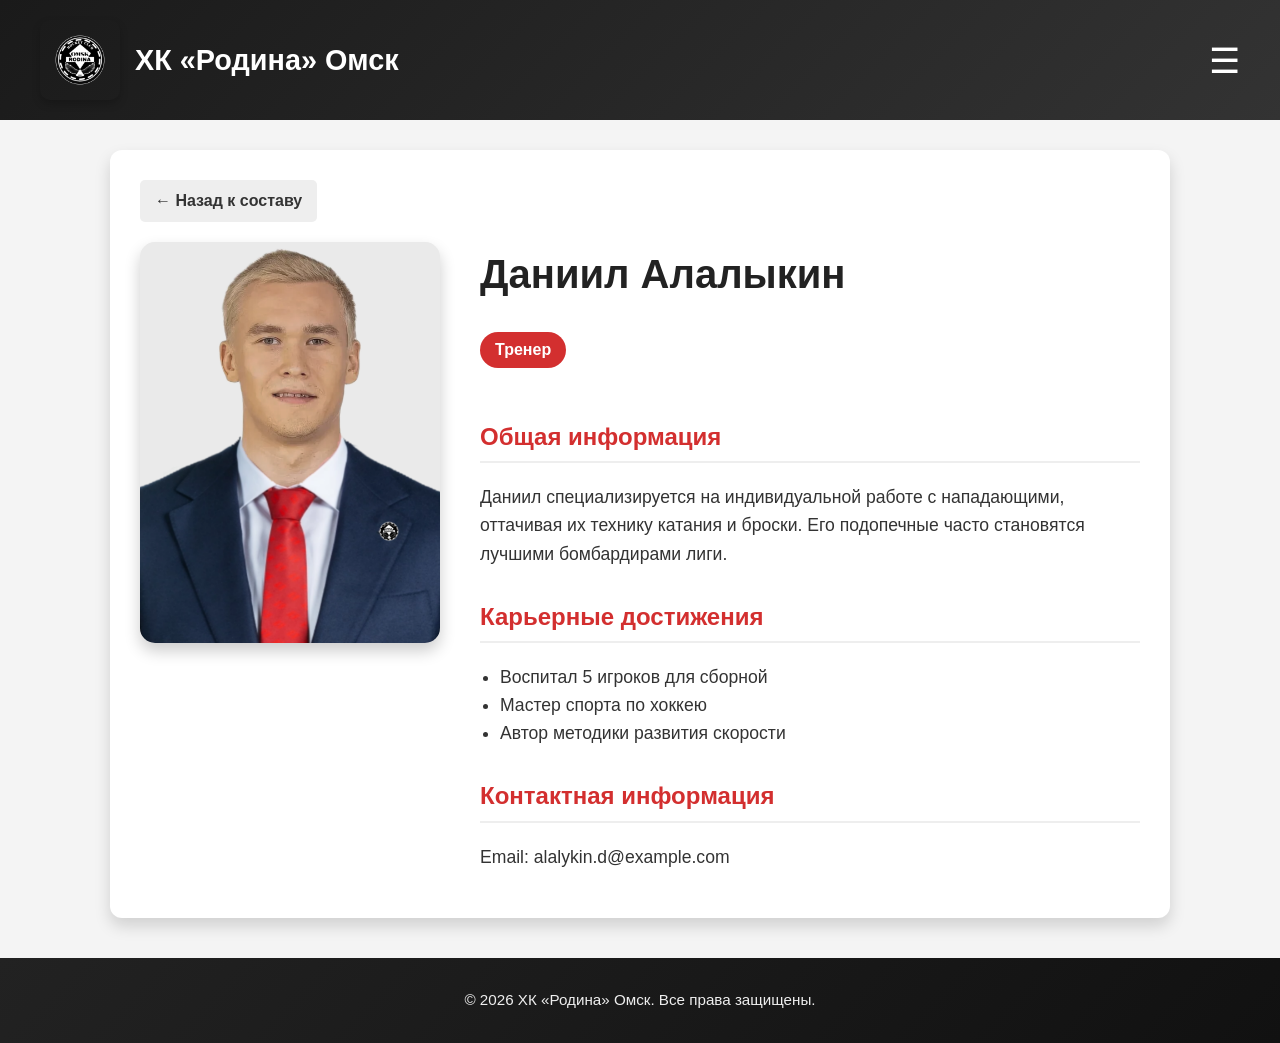
<file: personen/daniil_alalikin.html>
<!DOCTYPE html>
<html lang="ru">
<head>
<meta charset="UTF-8" />
<meta name="viewport" content="width=device-width, initial-scale=1.0" />
<title>Даниил Алалыкин | ХК Родина Омск</title>
<link rel="icon" href="../images/Logo.png" type="image/png">
<style>
  body { font-family: 'Helvetica Neue', Helvetica, Arial, sans-serif; margin: 0; padding: 0; background-color: #f4f4f4; color: #333; line-height: 1.6; }
  a { text-decoration: none; color: inherit; }
  header { background: linear-gradient(135deg, #1a1a1a, #333); padding: 20px 40px; display: flex; align-items: center; justify-content: space-between; position: relative; }
  .header-container { display: flex; align-items: center; gap: 15px; }
  header h1 { margin: 0; font-size: 1.8em; color: #fff; }
  .header-logo { width: 80px; height: 80px; object-fit: contain; border-radius: 10px; box-shadow: 0 4px 8px rgba(0,0,0,0.2); }
  .menu-btn { background: none; border: none; color: white; font-size: 2.2em; cursor: pointer; padding: 0; transition: color 0.3s; }
  .menu-btn:hover { color: #d32f2f; }
  .dropdown-menu { display: none; position: absolute; right: 20px; top: 100%; background-color: #222; min-width: 180px; box-shadow: 0 8px 16px rgba(0,0,0,0.5); z-index: 1000; border-radius: 0 0 8px 8px; border-top: 3px solid #d32f2f; overflow: hidden; }
  .dropdown-menu a { color: white; padding: 12px 20px; text-decoration: none; display: block; font-weight: 600; transition: background 0.3s, padding-left 0.3s; }
  .dropdown-menu a:hover { background-color: #d32f2f; padding-left: 25px; }
  .dropdown-menu.show { display: block; }
  .container { max-width: 1000px; margin: 30px auto; padding: 30px; background: #fff; border-radius: 12px; box-shadow: 0 8px 16px rgba(0,0,0,0.15); }
  .back-btn { display: inline-block; margin-bottom: 20px; padding: 8px 15px; background-color: #eee; color: #333; border-radius: 5px; font-weight: bold; transition: background 0.3s; }
  .back-btn:hover { background-color: #d32f2f; color: white; }
  .profile-layout { display: flex; gap: 40px; align-items: flex-start; }
  .profile-image { flex: 0 0 300px; }
  .profile-image img { width: 100%; border-radius: 15px; object-fit: cover; box-shadow: 0 8px 16px rgba(0,0,0,0.2); background-color: #eaeaea; }
  .profile-info { flex: 1; }
  .profile-info h1 { margin-top: 0; font-size: 2.5em; color: #222; }
  .role-badge { display: inline-block; background-color: #d32f2f; color: white; padding: 5px 15px; border-radius: 20px; font-weight: bold; margin-bottom: 20px; }
  .profile-info h2 { color: #d32f2f; border-bottom: 2px solid #eee; padding-bottom: 5px; margin-top: 30px; }
  .profile-info p, .profile-info li { font-size: 1.1em; line-height: 1.6; }
  .profile-info ul { padding-left: 20px; }
  footer { background: linear-gradient(135deg, #222, #111); color: #eee; text-align: center; padding: 30px 20px; margin-top: 40px; font-size: 0.95em; }
  @media(max-width: 768px){
    header { flex-direction: row; padding: 15px 20px; }
    header h1 { font-size: 1.3em; }
    .header-logo { width: 50px; height: 50px; }
    .dropdown-menu { right: 10px; }
    .profile-layout { flex-direction: column; align-items: center; text-align: center; }
    .profile-image { flex: 0 0 auto; width: 250px; }
    .profile-info ul { text-align: left; }
  }
</style>
</head>
<body>
<header>
  <div class="header-container">
    <img src="../images/Logo.png" alt="Логотип" class="header-logo" />
    <h1>ХК «Родина» Омск</h1>
  </div>
  <button class="menu-btn" onclick="toggleMenu(event)">&#9776;</button>
  <div class="dropdown-menu" id="dropdownMenu">
    <a href="../index.html">Главная</a>
    <a href="../Состав.html">Команда</a>
    <a href="../Расписание.html">Расписание</a>
    <a href="#">Билеты</a>
    <a href="../Новости.html">Новости</a>
    <a href="../Контакты.html">Сотрудники</a>
  </div>
</header>

<div class="container">
  <a href="../Состав.html" class="back-btn">← Назад к составу</a>
  <div class="profile-layout">
    <div class="profile-image">
      <img src="../images/Alalykin.png" alt="Даниил Алалыкин" />
    </div>
    <div class="profile-info">
      <h1>Даниил Алалыкин</h1>
      <div class="role-badge">Тренер</div>
      <h2>Общая информация</h2>
      <p>Даниил специализируется на индивидуальной работе с нападающими, оттачивая их технику катания и броски. Его подопечные часто становятся лучшими бомбардирами лиги.</p>
      <h2>Карьерные достижения</h2>
      <ul>
        <li>Воспитал 5 игроков для сборной</li>
        <li>Мастер спорта по хоккею</li>
        <li>Автор методики развития скорости</li>
      </ul>
      <h2>Контактная информация</h2>
      <p>Email: alalykin.d@example.com</p>
    </div>
  </div>
</div>
<footer>&copy; 2026 ХК «Родина» Омск. Все права защищены.</footer>
<script>
  function toggleMenu(event) { event.stopPropagation(); document.getElementById('dropdownMenu').classList.toggle('show'); }
  window.onclick = function(event) { var dropdown = document.getElementById('dropdownMenu'); if (!event.target.matches('.menu-btn') && dropdown.classList.contains('show')) { dropdown.classList.remove('show'); } }
</script>
</body>
</html>
</file>
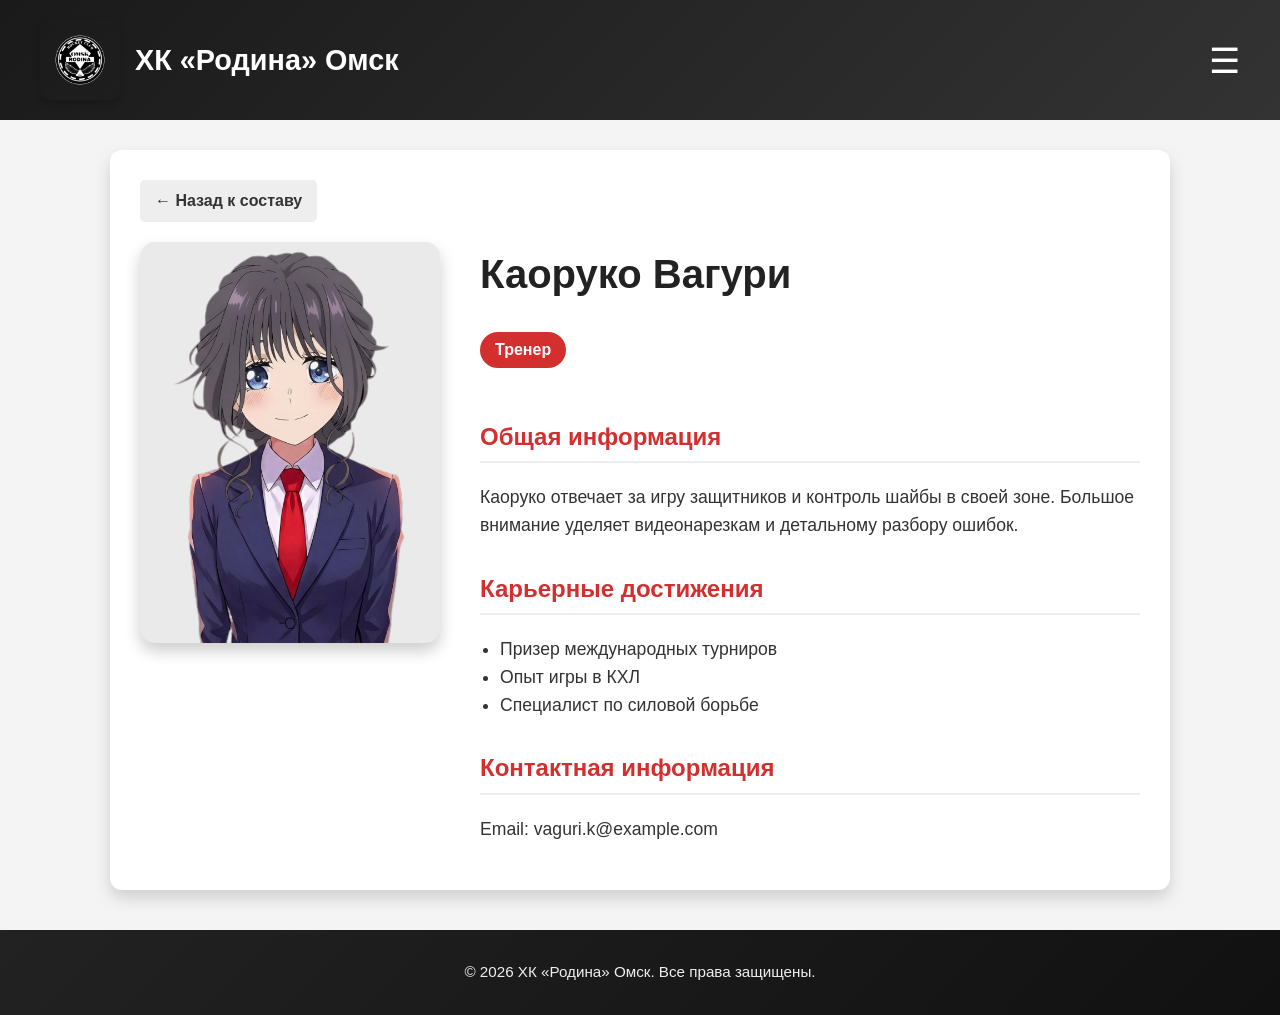
<file: personen/kaoruco_vaguri.html>
<!DOCTYPE html>
<html lang="ru">
<head>
<meta charset="UTF-8" />
<meta name="viewport" content="width=device-width, initial-scale=1.0" />
<title>Каоруко Вагури | ХК Родина Омск</title>
<link rel="icon" href="../images/Logo.png" type="image/png">
<style>
  body { font-family: 'Helvetica Neue', Helvetica, Arial, sans-serif; margin: 0; padding: 0; background-color: #f4f4f4; color: #333; line-height: 1.6; }
  a { text-decoration: none; color: inherit; }
  header { background: linear-gradient(135deg, #1a1a1a, #333); padding: 20px 40px; display: flex; align-items: center; justify-content: space-between; position: relative; }
  .header-container { display: flex; align-items: center; gap: 15px; }
  header h1 { margin: 0; font-size: 1.8em; color: #fff; }
  .header-logo { width: 80px; height: 80px; object-fit: contain; border-radius: 10px; box-shadow: 0 4px 8px rgba(0,0,0,0.2); }
  .menu-btn { background: none; border: none; color: white; font-size: 2.2em; cursor: pointer; padding: 0; transition: color 0.3s; }
  .menu-btn:hover { color: #d32f2f; }
  .dropdown-menu { display: none; position: absolute; right: 20px; top: 100%; background-color: #222; min-width: 180px; box-shadow: 0 8px 16px rgba(0,0,0,0.5); z-index: 1000; border-radius: 0 0 8px 8px; border-top: 3px solid #d32f2f; overflow: hidden; }
  .dropdown-menu a { color: white; padding: 12px 20px; text-decoration: none; display: block; font-weight: 600; transition: background 0.3s, padding-left 0.3s; }
  .dropdown-menu a:hover { background-color: #d32f2f; padding-left: 25px; }
  .dropdown-menu.show { display: block; }
  .container { max-width: 1000px; margin: 30px auto; padding: 30px; background: #fff; border-radius: 12px; box-shadow: 0 8px 16px rgba(0,0,0,0.15); }
  .back-btn { display: inline-block; margin-bottom: 20px; padding: 8px 15px; background-color: #eee; color: #333; border-radius: 5px; font-weight: bold; transition: background 0.3s; }
  .back-btn:hover { background-color: #d32f2f; color: white; }
  .profile-layout { display: flex; gap: 40px; align-items: flex-start; }
  .profile-image { flex: 0 0 300px; }
  .profile-image img { width: 100%; border-radius: 15px; object-fit: cover; box-shadow: 0 8px 16px rgba(0,0,0,0.2); background-color: #eaeaea; }
  .profile-info { flex: 1; }
  .profile-info h1 { margin-top: 0; font-size: 2.5em; color: #222; }
  .role-badge { display: inline-block; background-color: #d32f2f; color: white; padding: 5px 15px; border-radius: 20px; font-weight: bold; margin-bottom: 20px; }
  .profile-info h2 { color: #d32f2f; border-bottom: 2px solid #eee; padding-bottom: 5px; margin-top: 30px; }
  .profile-info p, .profile-info li { font-size: 1.1em; line-height: 1.6; }
  .profile-info ul { padding-left: 20px; }
  footer { background: linear-gradient(135deg, #222, #111); color: #eee; text-align: center; padding: 30px 20px; margin-top: 40px; font-size: 0.95em; }
  @media(max-width: 768px){
    header { flex-direction: row; padding: 15px 20px; }
    header h1 { font-size: 1.3em; }
    .header-logo { width: 50px; height: 50px; }
    .dropdown-menu { right: 10px; }
    .profile-layout { flex-direction: column; align-items: center; text-align: center; }
    .profile-image { flex: 0 0 auto; width: 250px; }
    .profile-info ul { text-align: left; }
  }
</style>
</head>
<body>
<header>
  <div class="header-container">
    <img src="../images/Logo.png" alt="Логотип" class="header-logo" />
    <h1>ХК «Родина» Омск</h1>
  </div>
  <button class="menu-btn" onclick="toggleMenu(event)">&#9776;</button>
  <div class="dropdown-menu" id="dropdownMenu">
    <a href="../index.html">Главная</a>
    <a href="../Состав.html">Команда</a>
    <a href="../Расписание.html">Расписание</a>
    <a href="#">Билеты</a>
    <a href="../Новости.html">Новости</a>
    <a href="../Контакты.html">Сотрудники</a>
  </div>
</header>

<div class="container">
  <a href="../Состав.html" class="back-btn">← Назад к составу</a>
  <div class="profile-layout">
    <div class="profile-image">
      <img src="../images/Vaguri.png" alt="Каоруко Вагури" />
    </div>
    <div class="profile-info">
      <h1>Каоруко Вагури</h1>
      <div class="role-badge">Тренер</div>
      <h2>Общая информация</h2>
      <p>Каоруко отвечает за игру защитников и контроль шайбы в своей зоне. Большое внимание уделяет видеонарезкам и детальному разбору ошибок.</p>
      <h2>Карьерные достижения</h2>
      <ul>
        <li>Призер международных турниров</li>
        <li>Опыт игры в КХЛ</li>
        <li>Специалист по силовой борьбе</li>
      </ul>
      <h2>Контактная информация</h2>
      <p>Email: vaguri.k@example.com</p>
    </div>
  </div>
</div>
<footer>&copy; 2026 ХК «Родина» Омск. Все права защищены.</footer>
<script>
  function toggleMenu(event) { event.stopPropagation(); document.getElementById('dropdownMenu').classList.toggle('show'); }
  window.onclick = function(event) { var dropdown = document.getElementById('dropdownMenu'); if (!event.target.matches('.menu-btn') && dropdown.classList.contains('show')) { dropdown.classList.remove('show'); } }
</script>
</body>
</html>
</file>
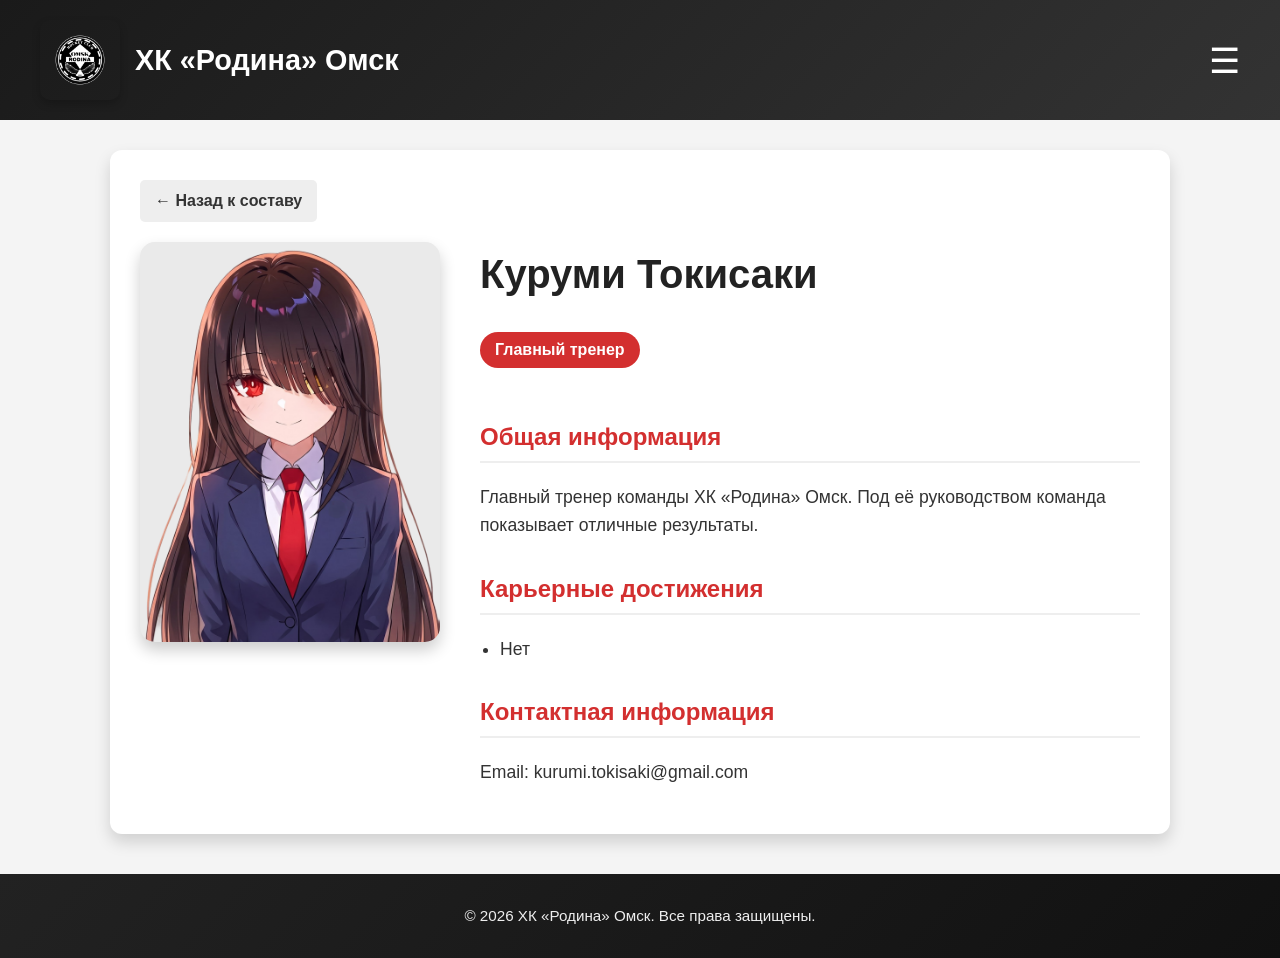
<file: personen/kurumi_tokisaki.html>
<!DOCTYPE html>
<html lang="ru">
<head>
<meta charset="UTF-8" />
<meta name="viewport" content="width=device-width, initial-scale=1.0" />
<title>Куруми Токисаки | ХК Родина Омск</title>
<link rel="icon" href="../images/Logo.png" type="image/png">
<style>
  /* Общие стили */
  body {
    font-family: 'Helvetica Neue', Helvetica, Arial, sans-serif;
    margin: 0;
    padding: 0;
    background-color: #f4f4f4;
    color: #333;
    line-height: 1.6;
  }
  a { text-decoration: none; color: inherit; }

  /* === ХЕДЕР И МЕНЮ (ГАМБУРГЕР) === */
  header {
    background: linear-gradient(135deg, #1a1a1a, #333);
    padding: 20px 40px;
    display: flex;
    align-items: center;
    justify-content: space-between;
    transition: background 0.3s;
    position: relative;
  }
  .header-container { display: flex; align-items: center; gap: 15px; }
  header h1 { margin: 0; font-size: 1.8em; color: #fff; }
  .header-logo {
    width: 80px; height: 80px;
    object-fit: contain; border-radius: 10px;
    box-shadow: 0 4px 8px rgba(0,0,0,0.2);
  }

  /* Кнопка "3 полоски" */
  .menu-btn {
    background: none; border: none; color: white;
    font-size: 2.2em; cursor: pointer; padding: 0; transition: color 0.3s;
  }
  .menu-btn:hover { color: #d32f2f; }

  /* Выпадающее меню */
  .dropdown-menu {
    display: none; position: absolute; right: 20px; top: 100%;
    background-color: #222; min-width: 180px;
    box-shadow: 0 8px 16px rgba(0,0,0,0.5);
    z-index: 1000; border-radius: 0 0 8px 8px;
    border-top: 3px solid #d32f2f; overflow: hidden;
  }
  .dropdown-menu a {
    color: white; padding: 12px 20px; text-decoration: none;
    display: block; font-weight: 600; transition: background 0.3s, padding-left 0.3s;
  }
  .dropdown-menu a:hover { background-color: #d32f2f; padding-left: 25px; }
  .dropdown-menu.show { display: block; }

  /* === ПРОФИЛЬ === */
  .container {
    max-width: 1000px;
    margin: 30px auto;
    padding: 30px;
    background: #fff;
    border-radius: 12px;
    box-shadow: 0 8px 16px rgba(0,0,0,0.15);
  }

  .back-btn {
    display: inline-block;
    margin-bottom: 20px;
    padding: 8px 15px;
    background-color: #eee;
    color: #333;
    border-radius: 5px;
    font-weight: bold;
    transition: background 0.3s;
  }
  .back-btn:hover {
    background-color: #d32f2f;
    color: white;
  }

  .profile-layout {
    display: flex;
    gap: 40px;
    align-items: flex-start;
  }

  .profile-image {
    flex: 0 0 300px;
  }
  .profile-image img {
    width: 100%;
    border-radius: 15px;
    object-fit: cover;
    box-shadow: 0 8px 16px rgba(0,0,0,0.2);
    background-color: #eaeaea;
  }

  .profile-info {
    flex: 1;
  }

  .profile-info h1 {
    margin-top: 0;
    font-size: 2.5em;
    color: #222;
  }

  .role-badge {
    display: inline-block;
    background-color: #d32f2f;
    color: white;
    padding: 5px 15px;
    border-radius: 20px;
    font-weight: bold;
    margin-bottom: 20px;
  }

  .profile-info h2 {
    color: #d32f2f;
    border-bottom: 2px solid #eee;
    padding-bottom: 5px;
    margin-top: 30px;
  }

  .profile-info p, .profile-info li {
    font-size: 1.1em;
    line-height: 1.6;
  }

  .profile-info ul {
    padding-left: 20px;
  }

  /* Подвал */
  footer {
    background: linear-gradient(135deg, #222, #111);
    color: #eee; text-align: center; padding: 30px 20px;
    margin-top: 40px; font-size: 0.95em;
  }

  /* Адаптивность для телефонов */
  @media(max-width: 768px){
    header { flex-direction: row; padding: 15px 20px; }
    header h1 { font-size: 1.3em; }
    .header-logo { width: 50px; height: 50px; }
    .dropdown-menu { right: 10px; }
    
    .profile-layout {
      flex-direction: column;
      align-items: center;
      text-align: center;
    }
    .profile-image {
      flex: 0 0 auto;
      width: 250px;
    }
    .profile-info ul {
      text-align: left;
    }
  }
</style>
</head>
<body>

<header>
  <div class="header-container">
    <img src="../images/Logo.png" alt="Логотип" class="header-logo" />
    <h1>ХК «Родина» Омск</h1>
  </div>
  
  <!-- Кнопка меню -->
  <button class="menu-btn" onclick="toggleMenu(event)">&#9776;</button>

  <!-- Выпадающее меню -->
  <div class="dropdown-menu" id="dropdownMenu">
    <a href="../index.html">Главная</a>
    <a href="../Состав.html">Команда</a>
    <a href="../Расписание.html">Расписание</a>
    <a href="#">Билеты</a>
    <a href="../Новости.html">Новости</a>
    <a href="../Контакты.html">Сотрудники</a>
  </div>
</header>

<div class="container">
  <!-- Кнопка возврата -->
  <a href="../Состав.html" class="back-btn">← Назад к составу</a>

  <div class="profile-layout">
    <!-- Левая часть: Фото -->
    <div class="profile-image">
      <img src="../images/Kurumi.png" alt="Куруми Токисаки" />
    </div>

    <!-- Правая часть: Информация -->
    <div class="profile-info">
      <h1>Куруми Токисаки</h1>
      <div class="role-badge">Главный тренер</div>
      
      <h2>Общая информация</h2>
      <p>
        Главный тренер команды ХК «Родина» Омск. Под её руководством команда показывает отличные результаты.
      </p>

      <h2>Карьерные достижения</h2>
      <ul>
        <li>Нет</li>
      </ul>

      <h2>Контактная информация</h2>
      <p>Email: kurumi.tokisaki@gmail.com</p>
    </div>
  </div>

</div>

<!-- Подвал -->
<footer>
  &copy; 2026 ХК «Родина» Омск. Все права защищены.
</footer>

<!-- Скрипт для меню -->
<script>
  function toggleMenu(event) {
    event.stopPropagation(); 
    document.getElementById('dropdownMenu').classList.toggle('show');
  }

  window.onclick = function(event) {
    var dropdown = document.getElementById('dropdownMenu');
    if (!event.target.matches('.menu-btn') && dropdown.classList.contains('show')) {
      dropdown.classList.remove('show');
    }
  }
</script>

</body>
</html>
</file>
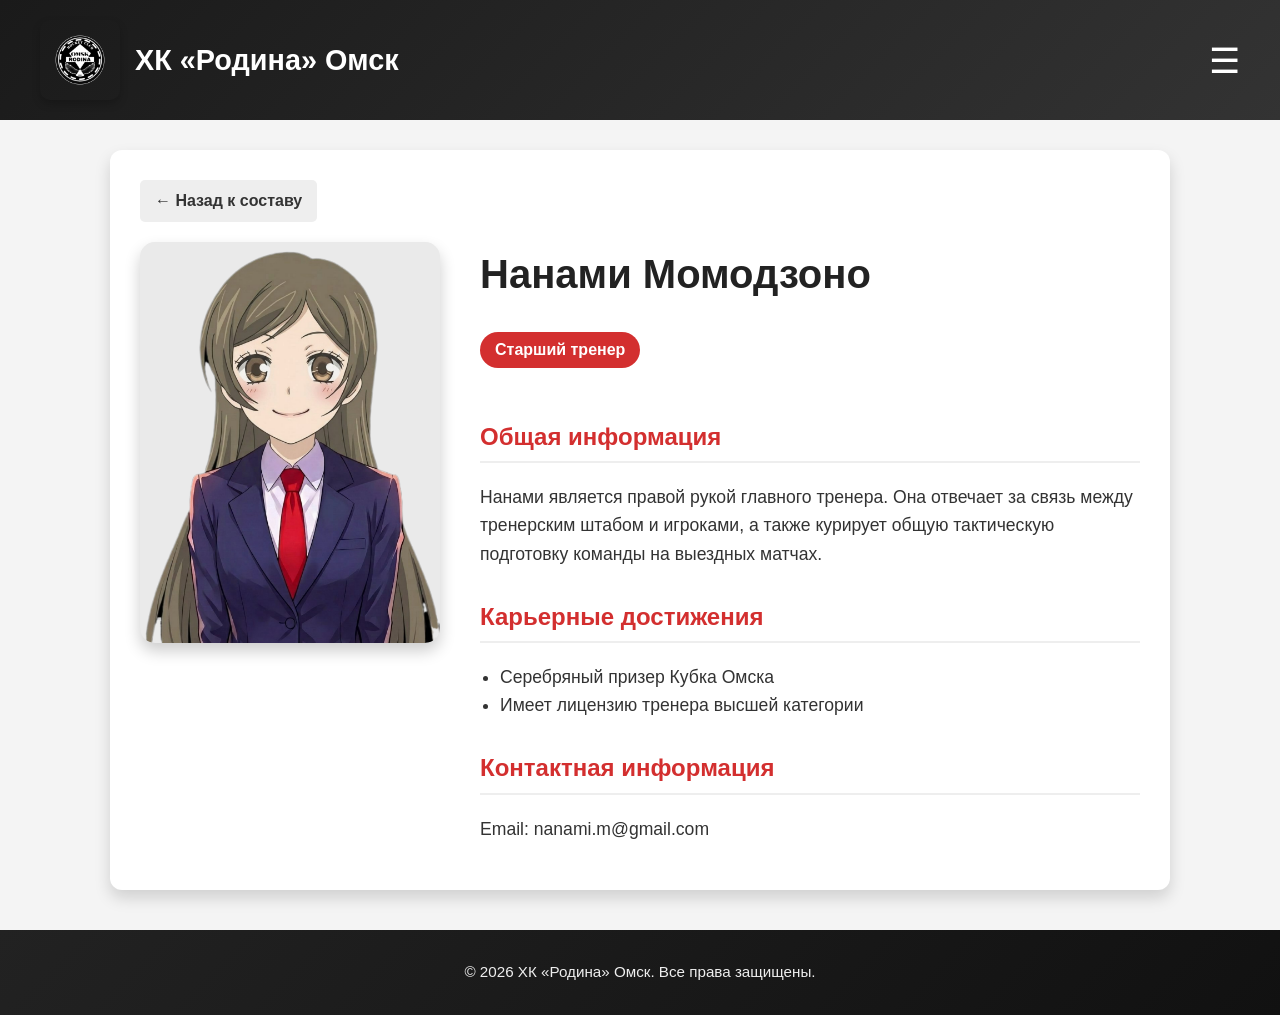
<file: personen/nanami_momodzono.html>
<!DOCTYPE html>
<html lang="ru">
<head>
<meta charset="UTF-8" />
<meta name="viewport" content="width=device-width, initial-scale=1.0" />
<title>Нанами Момодзоно | ХК Родина Омск</title>
<link rel="icon" href="../images/Logo.png" type="image/png">
<style>
  body { font-family: 'Helvetica Neue', Helvetica, Arial, sans-serif; margin: 0; padding: 0; background-color: #f4f4f4; color: #333; line-height: 1.6; }
  a { text-decoration: none; color: inherit; }
  header { background: linear-gradient(135deg, #1a1a1a, #333); padding: 20px 40px; display: flex; align-items: center; justify-content: space-between; position: relative; }
  .header-container { display: flex; align-items: center; gap: 15px; }
  header h1 { margin: 0; font-size: 1.8em; color: #fff; }
  .header-logo { width: 80px; height: 80px; object-fit: contain; border-radius: 10px; box-shadow: 0 4px 8px rgba(0,0,0,0.2); }
  .menu-btn { background: none; border: none; color: white; font-size: 2.2em; cursor: pointer; padding: 0; transition: color 0.3s; }
  .menu-btn:hover { color: #d32f2f; }
  .dropdown-menu { display: none; position: absolute; right: 20px; top: 100%; background-color: #222; min-width: 180px; box-shadow: 0 8px 16px rgba(0,0,0,0.5); z-index: 1000; border-radius: 0 0 8px 8px; border-top: 3px solid #d32f2f; overflow: hidden; }
  .dropdown-menu a { color: white; padding: 12px 20px; text-decoration: none; display: block; font-weight: 600; transition: background 0.3s, padding-left 0.3s; }
  .dropdown-menu a:hover { background-color: #d32f2f; padding-left: 25px; }
  .dropdown-menu.show { display: block; }
  .container { max-width: 1000px; margin: 30px auto; padding: 30px; background: #fff; border-radius: 12px; box-shadow: 0 8px 16px rgba(0,0,0,0.15); }
  .back-btn { display: inline-block; margin-bottom: 20px; padding: 8px 15px; background-color: #eee; color: #333; border-radius: 5px; font-weight: bold; transition: background 0.3s; }
  .back-btn:hover { background-color: #d32f2f; color: white; }
  .profile-layout { display: flex; gap: 40px; align-items: flex-start; }
  .profile-image { flex: 0 0 300px; }
  .profile-image img { width: 100%; border-radius: 15px; object-fit: cover; box-shadow: 0 8px 16px rgba(0,0,0,0.2); background-color: #eaeaea; }
  .profile-info { flex: 1; }
  .profile-info h1 { margin-top: 0; font-size: 2.5em; color: #222; }
  .role-badge { display: inline-block; background-color: #d32f2f; color: white; padding: 5px 15px; border-radius: 20px; font-weight: bold; margin-bottom: 20px; }
  .profile-info h2 { color: #d32f2f; border-bottom: 2px solid #eee; padding-bottom: 5px; margin-top: 30px; }
  .profile-info p, .profile-info li { font-size: 1.1em; line-height: 1.6; }
  .profile-info ul { padding-left: 20px; }
  footer { background: linear-gradient(135deg, #222, #111); color: #eee; text-align: center; padding: 30px 20px; margin-top: 40px; font-size: 0.95em; }
  @media(max-width: 768px){
    header { flex-direction: row; padding: 15px 20px; }
    header h1 { font-size: 1.3em; }
    .header-logo { width: 50px; height: 50px; }
    .dropdown-menu { right: 10px; }
    .profile-layout { flex-direction: column; align-items: center; text-align: center; }
    .profile-image { flex: 0 0 auto; width: 250px; }
    .profile-info ul { text-align: left; }
  }
</style>
</head>
<body>

<header>
  <div class="header-container">
    <img src="../images/Logo.png" alt="Логотип" class="header-logo" />
    <h1>ХК «Родина» Омск</h1>
  </div>
  <button class="menu-btn" onclick="toggleMenu(event)">&#9776;</button>
  <div class="dropdown-menu" id="dropdownMenu">
    <a href="../index.html">Главная</a>
    <a href="../Состав.html">Команда</a>
    <a href="../Расписание.html">Расписание</a>
    <a href="#">Билеты</a>
    <a href="../Новости.html">Новости</a>
    <a href="../Контакты.html">Сотрудники</a>
  </div>
</header>

<div class="container">
  <a href="../Состав.html" class="back-btn">← Назад к составу</a>
  <div class="profile-layout">
    <div class="profile-image">
      <img src="../images/Nanami.png" alt="Нанами Момодзоно" />
    </div>
    <div class="profile-info">
      <h1>Нанами Момодзоно</h1>
      <div class="role-badge">Старший тренер</div>
      
      <h2>Общая информация</h2>
      <p>Нанами является правой рукой главного тренера. Она отвечает за связь между тренерским штабом и игроками, а также курирует общую тактическую подготовку команды на выездных матчах.</p>

      <h2>Карьерные достижения</h2>
      <ul>
        <li>Серебряный призер Кубка Омска</li>
        <li>Имеет лицензию тренера высшей категории</li>
      </ul>

      <h2>Контактная информация</h2>
      <p>Email: nanami.m@gmail.com</p>
    </div>
  </div>
</div>

<footer>
  &copy; 2026 ХК «Родина» Омск. Все права защищены.
</footer>
<script>
  function toggleMenu(event) { event.stopPropagation(); document.getElementById('dropdownMenu').classList.toggle('show'); }
  window.onclick = function(event) { var dropdown = document.getElementById('dropdownMenu'); if (!event.target.matches('.menu-btn') && dropdown.classList.contains('show')) { dropdown.classList.remove('show'); } }
</script>
</body>
</html>
</file>
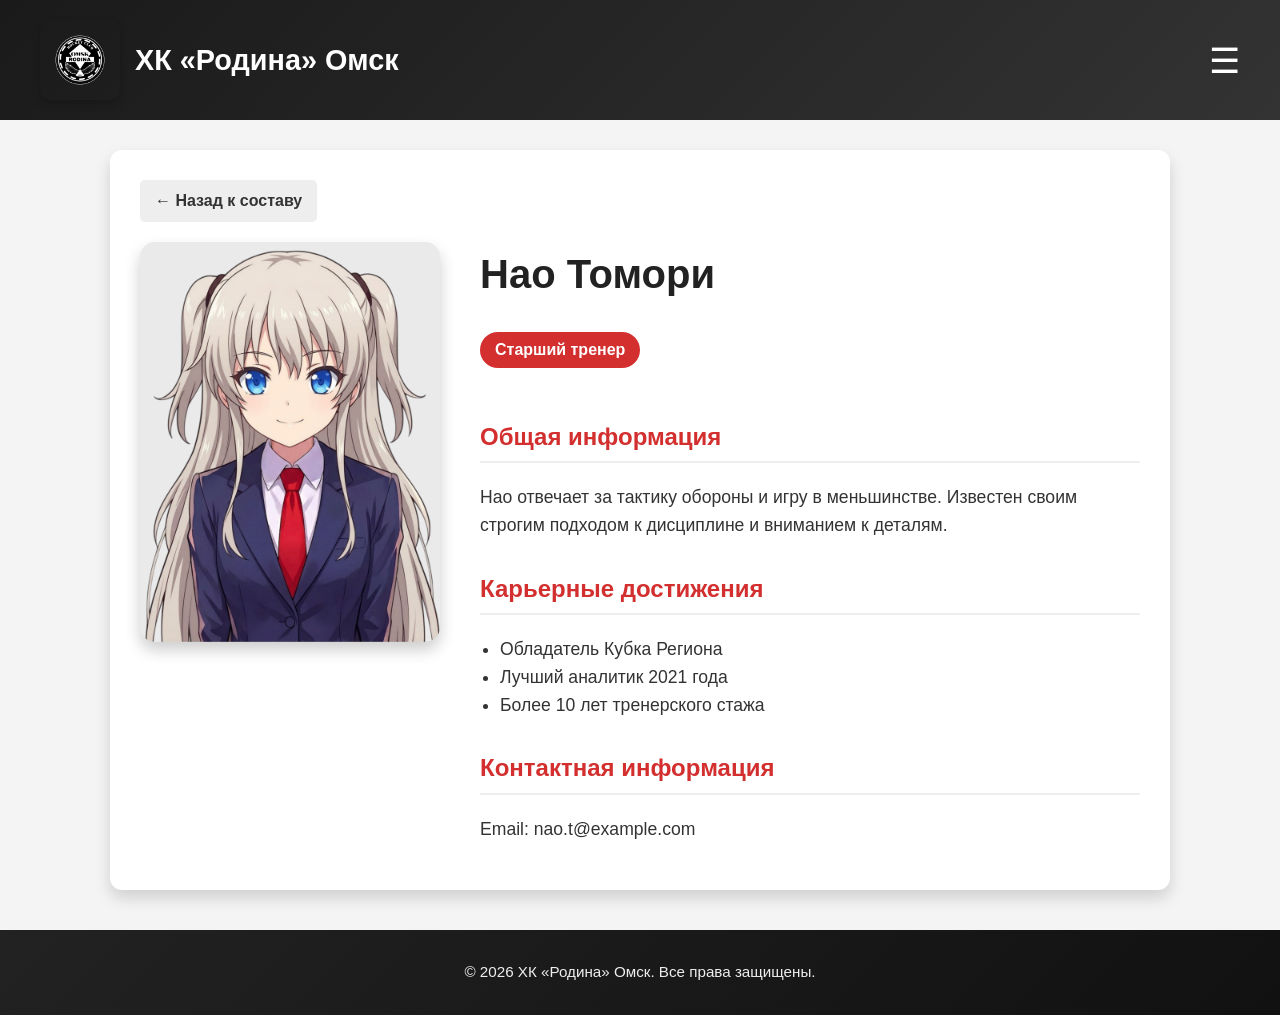
<file: personen/nao_tomori.html>
<!DOCTYPE html>
<html lang="ru">
<head>
<meta charset="UTF-8" />
<meta name="viewport" content="width=device-width, initial-scale=1.0" />
<title>Нао Томори | ХК Родина Омск</title>
<link rel="icon" href="../images/Logo.png" type="image/png">
<style>
  body { font-family: 'Helvetica Neue', Helvetica, Arial, sans-serif; margin: 0; padding: 0; background-color: #f4f4f4; color: #333; line-height: 1.6; }
  a { text-decoration: none; color: inherit; }
  header { background: linear-gradient(135deg, #1a1a1a, #333); padding: 20px 40px; display: flex; align-items: center; justify-content: space-between; position: relative; }
  .header-container { display: flex; align-items: center; gap: 15px; }
  header h1 { margin: 0; font-size: 1.8em; color: #fff; }
  .header-logo { width: 80px; height: 80px; object-fit: contain; border-radius: 10px; box-shadow: 0 4px 8px rgba(0,0,0,0.2); }
  .menu-btn { background: none; border: none; color: white; font-size: 2.2em; cursor: pointer; padding: 0; transition: color 0.3s; }
  .menu-btn:hover { color: #d32f2f; }
  .dropdown-menu { display: none; position: absolute; right: 20px; top: 100%; background-color: #222; min-width: 180px; box-shadow: 0 8px 16px rgba(0,0,0,0.5); z-index: 1000; border-radius: 0 0 8px 8px; border-top: 3px solid #d32f2f; overflow: hidden; }
  .dropdown-menu a { color: white; padding: 12px 20px; text-decoration: none; display: block; font-weight: 600; transition: background 0.3s, padding-left 0.3s; }
  .dropdown-menu a:hover { background-color: #d32f2f; padding-left: 25px; }
  .dropdown-menu.show { display: block; }
  .container { max-width: 1000px; margin: 30px auto; padding: 30px; background: #fff; border-radius: 12px; box-shadow: 0 8px 16px rgba(0,0,0,0.15); }
  .back-btn { display: inline-block; margin-bottom: 20px; padding: 8px 15px; background-color: #eee; color: #333; border-radius: 5px; font-weight: bold; transition: background 0.3s; }
  .back-btn:hover { background-color: #d32f2f; color: white; }
  .profile-layout { display: flex; gap: 40px; align-items: flex-start; }
  .profile-image { flex: 0 0 300px; }
  .profile-image img { width: 100%; border-radius: 15px; object-fit: cover; box-shadow: 0 8px 16px rgba(0,0,0,0.2); background-color: #eaeaea; }
  .profile-info { flex: 1; }
  .profile-info h1 { margin-top: 0; font-size: 2.5em; color: #222; }
  .role-badge { display: inline-block; background-color: #d32f2f; color: white; padding: 5px 15px; border-radius: 20px; font-weight: bold; margin-bottom: 20px; }
  .profile-info h2 { color: #d32f2f; border-bottom: 2px solid #eee; padding-bottom: 5px; margin-top: 30px; }
  .profile-info p, .profile-info li { font-size: 1.1em; line-height: 1.6; }
  .profile-info ul { padding-left: 20px; }
  footer { background: linear-gradient(135deg, #222, #111); color: #eee; text-align: center; padding: 30px 20px; margin-top: 40px; font-size: 0.95em; }
  @media(max-width: 768px){
    header { flex-direction: row; padding: 15px 20px; }
    header h1 { font-size: 1.3em; }
    .header-logo { width: 50px; height: 50px; }
    .dropdown-menu { right: 10px; }
    .profile-layout { flex-direction: column; align-items: center; text-align: center; }
    .profile-image { flex: 0 0 auto; width: 250px; }
    .profile-info ul { text-align: left; }
  }
</style>
</head>
<body>
<header>
  <div class="header-container">
    <img src="../images/Logo.png" alt="Логотип" class="header-logo" />
    <h1>ХК «Родина» Омск</h1>
  </div>
  <button class="menu-btn" onclick="toggleMenu(event)">&#9776;</button>
  <div class="dropdown-menu" id="dropdownMenu">
    <a href="../index.html">Главная</a>
    <a href="../Состав.html">Команда</a>
    <a href="../Расписание.html">Расписание</a>
    <a href="#">Билеты</a>
    <a href="../Новости.html">Новости</a>
    <a href="../Контакты.html">Сотрудники</a>
  </div>
</header>

<div class="container">
  <a href="../Состав.html" class="back-btn">← Назад к составу</a>
  <div class="profile-layout">
    <div class="profile-image">
      <img src="../images/Nao.png" alt="Нао Томори" />
    </div>
    <div class="profile-info">
      <h1>Нао Томори</h1>
      <div class="role-badge">Старший тренер</div>
      <h2>Общая информация</h2>
      <p>Нао отвечает за тактику обороны и игру в меньшинстве. Известен своим строгим подходом к дисциплине и вниманием к деталям.</p>
      <h2>Карьерные достижения</h2>
      <ul>
        <li>Обладатель Кубка Региона</li>
        <li>Лучший аналитик 2021 года</li>
        <li>Более 10 лет тренерского стажа</li>
      </ul>
      <h2>Контактная информация</h2>
      <p>Email: nao.t@example.com</p>
    </div>
  </div>
</div>
<footer>&copy; 2026 ХК «Родина» Омск. Все права защищены.</footer>
<script>
  function toggleMenu(event) { event.stopPropagation(); document.getElementById('dropdownMenu').classList.toggle('show'); }
  window.onclick = function(event) { var dropdown = document.getElementById('dropdownMenu'); if (!event.target.matches('.menu-btn') && dropdown.classList.contains('show')) { dropdown.classList.remove('show'); } }
</script>
</body>
</html>
</file>
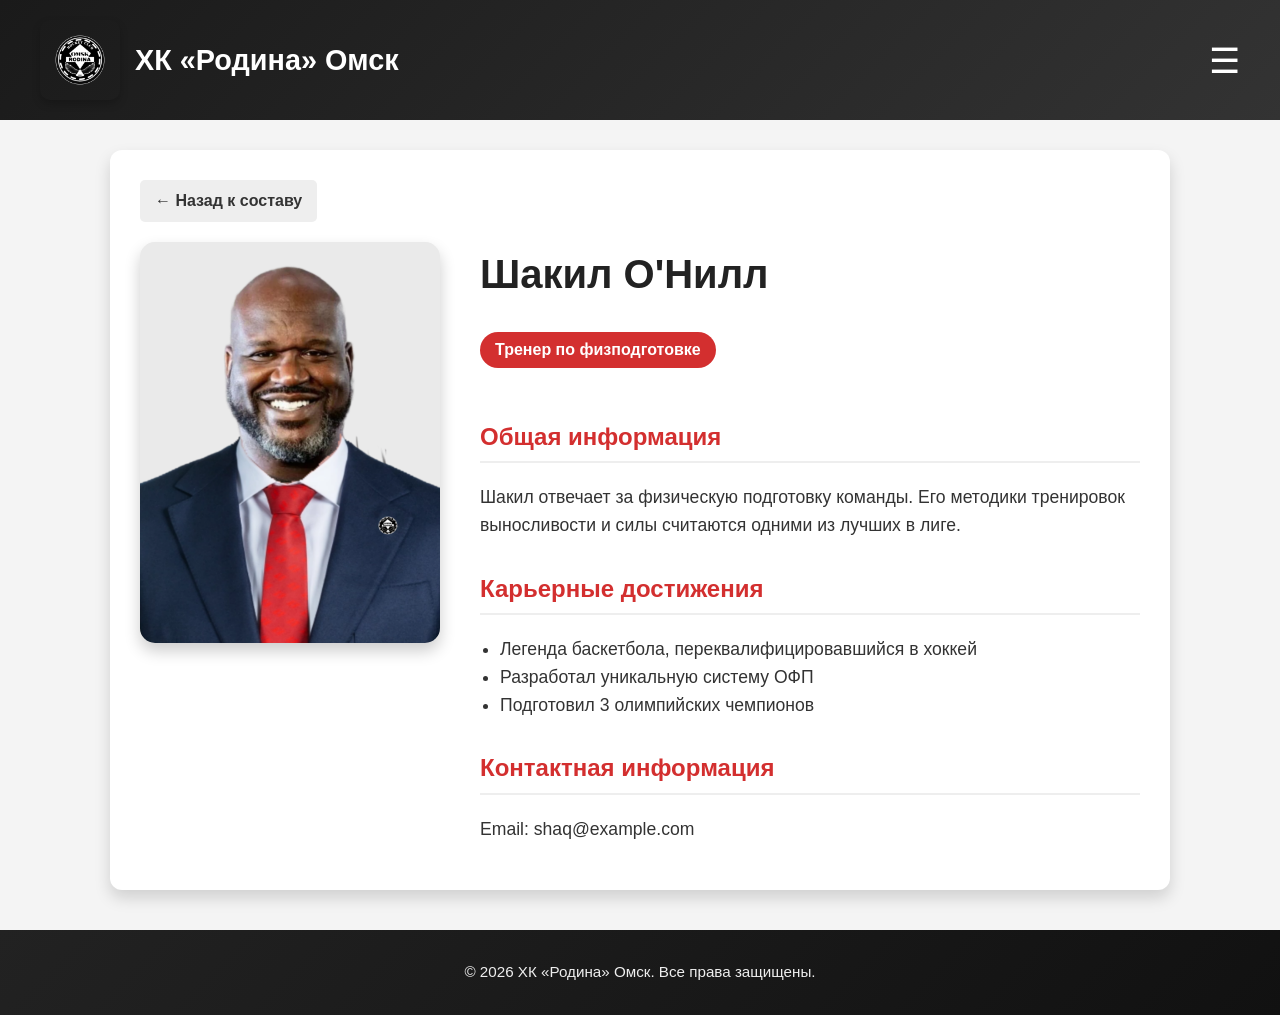
<file: personen/shaqil_onil.html>
<!DOCTYPE html>
<html lang="ru">
<head>
<meta charset="UTF-8" />
<meta name="viewport" content="width=device-width, initial-scale=1.0" />
<title>Шакил О'Нилл | ХК Родина Омск</title>
<link rel="icon" href="../images/Logo.png" type="image/png">
<style>
  body { font-family: 'Helvetica Neue', Helvetica, Arial, sans-serif; margin: 0; padding: 0; background-color: #f4f4f4; color: #333; line-height: 1.6; }
  a { text-decoration: none; color: inherit; }
  header { background: linear-gradient(135deg, #1a1a1a, #333); padding: 20px 40px; display: flex; align-items: center; justify-content: space-between; position: relative; }
  .header-container { display: flex; align-items: center; gap: 15px; }
  header h1 { margin: 0; font-size: 1.8em; color: #fff; }
  .header-logo { width: 80px; height: 80px; object-fit: contain; border-radius: 10px; box-shadow: 0 4px 8px rgba(0,0,0,0.2); }
  .menu-btn { background: none; border: none; color: white; font-size: 2.2em; cursor: pointer; padding: 0; transition: color 0.3s; }
  .menu-btn:hover { color: #d32f2f; }
  .dropdown-menu { display: none; position: absolute; right: 20px; top: 100%; background-color: #222; min-width: 180px; box-shadow: 0 8px 16px rgba(0,0,0,0.5); z-index: 1000; border-radius: 0 0 8px 8px; border-top: 3px solid #d32f2f; overflow: hidden; }
  .dropdown-menu a { color: white; padding: 12px 20px; text-decoration: none; display: block; font-weight: 600; transition: background 0.3s, padding-left 0.3s; }
  .dropdown-menu a:hover { background-color: #d32f2f; padding-left: 25px; }
  .dropdown-menu.show { display: block; }
  .container { max-width: 1000px; margin: 30px auto; padding: 30px; background: #fff; border-radius: 12px; box-shadow: 0 8px 16px rgba(0,0,0,0.15); }
  .back-btn { display: inline-block; margin-bottom: 20px; padding: 8px 15px; background-color: #eee; color: #333; border-radius: 5px; font-weight: bold; transition: background 0.3s; }
  .back-btn:hover { background-color: #d32f2f; color: white; }
  .profile-layout { display: flex; gap: 40px; align-items: flex-start; }
  .profile-image { flex: 0 0 300px; }
  .profile-image img { width: 100%; border-radius: 15px; object-fit: cover; box-shadow: 0 8px 16px rgba(0,0,0,0.2); background-color: #eaeaea; }
  .profile-info { flex: 1; }
  .profile-info h1 { margin-top: 0; font-size: 2.5em; color: #222; }
  .role-badge { display: inline-block; background-color: #d32f2f; color: white; padding: 5px 15px; border-radius: 20px; font-weight: bold; margin-bottom: 20px; }
  .profile-info h2 { color: #d32f2f; border-bottom: 2px solid #eee; padding-bottom: 5px; margin-top: 30px; }
  .profile-info p, .profile-info li { font-size: 1.1em; line-height: 1.6; }
  .profile-info ul { padding-left: 20px; }
  footer { background: linear-gradient(135deg, #222, #111); color: #eee; text-align: center; padding: 30px 20px; margin-top: 40px; font-size: 0.95em; }
  @media(max-width: 768px){
    header { flex-direction: row; padding: 15px 20px; }
    header h1 { font-size: 1.3em; }
    .header-logo { width: 50px; height: 50px; }
    .dropdown-menu { right: 10px; }
    .profile-layout { flex-direction: column; align-items: center; text-align: center; }
    .profile-image { flex: 0 0 auto; width: 250px; }
    .profile-info ul { text-align: left; }
  }
</style>
</head>
<body>
<header>
  <div class="header-container">
    <img src="../images/Logo.png" alt="Логотип" class="header-logo" />
    <h1>ХК «Родина» Омск</h1>
  </div>
  <button class="menu-btn" onclick="toggleMenu(event)">&#9776;</button>
  <div class="dropdown-menu" id="dropdownMenu">
    <a href="../index.html">Главная</a>
    <a href="../Состав.html">Команда</a>
    <a href="../Расписание.html">Расписание</a>
    <a href="#">Билеты</a>
    <a href="../Новости.html">Новости</a>
    <a href="../Контакты.html">Сотрудники</a>
  </div>
</header>

<div class="container">
  <a href="../Состав.html" class="back-btn">← Назад к составу</a>
  <div class="profile-layout">
    <div class="profile-image">
      <img src="../images/Onill.png" alt="Шакил О'Нилл" />
    </div>
    <div class="profile-info">
      <h1>Шакил О'Нилл</h1>
      <div class="role-badge">Тренер по физподготовке</div>
      <h2>Общая информация</h2>
      <p>Шакил отвечает за физическую подготовку команды. Его методики тренировок выносливости и силы считаются одними из лучших в лиге.</p>
      <h2>Карьерные достижения</h2>
      <ul>
        <li>Легенда баскетбола, переквалифицировавшийся в хоккей</li>
        <li>Разработал уникальную систему ОФП</li>
        <li>Подготовил 3 олимпийских чемпионов</li>
      </ul>
      <h2>Контактная информация</h2>
      <p>Email: shaq@example.com</p>
    </div>
  </div>
</div>
<footer>&copy; 2026 ХК «Родина» Омск. Все права защищены.</footer>
<script>
  function toggleMenu(event) { event.stopPropagation(); document.getElementById('dropdownMenu').classList.toggle('show'); }
  window.onclick = function(event) { var dropdown = document.getElementById('dropdownMenu'); if (!event.target.matches('.menu-btn') && dropdown.classList.contains('show')) { dropdown.classList.remove('show'); } }
</script>
</body>
</html>
</file>
